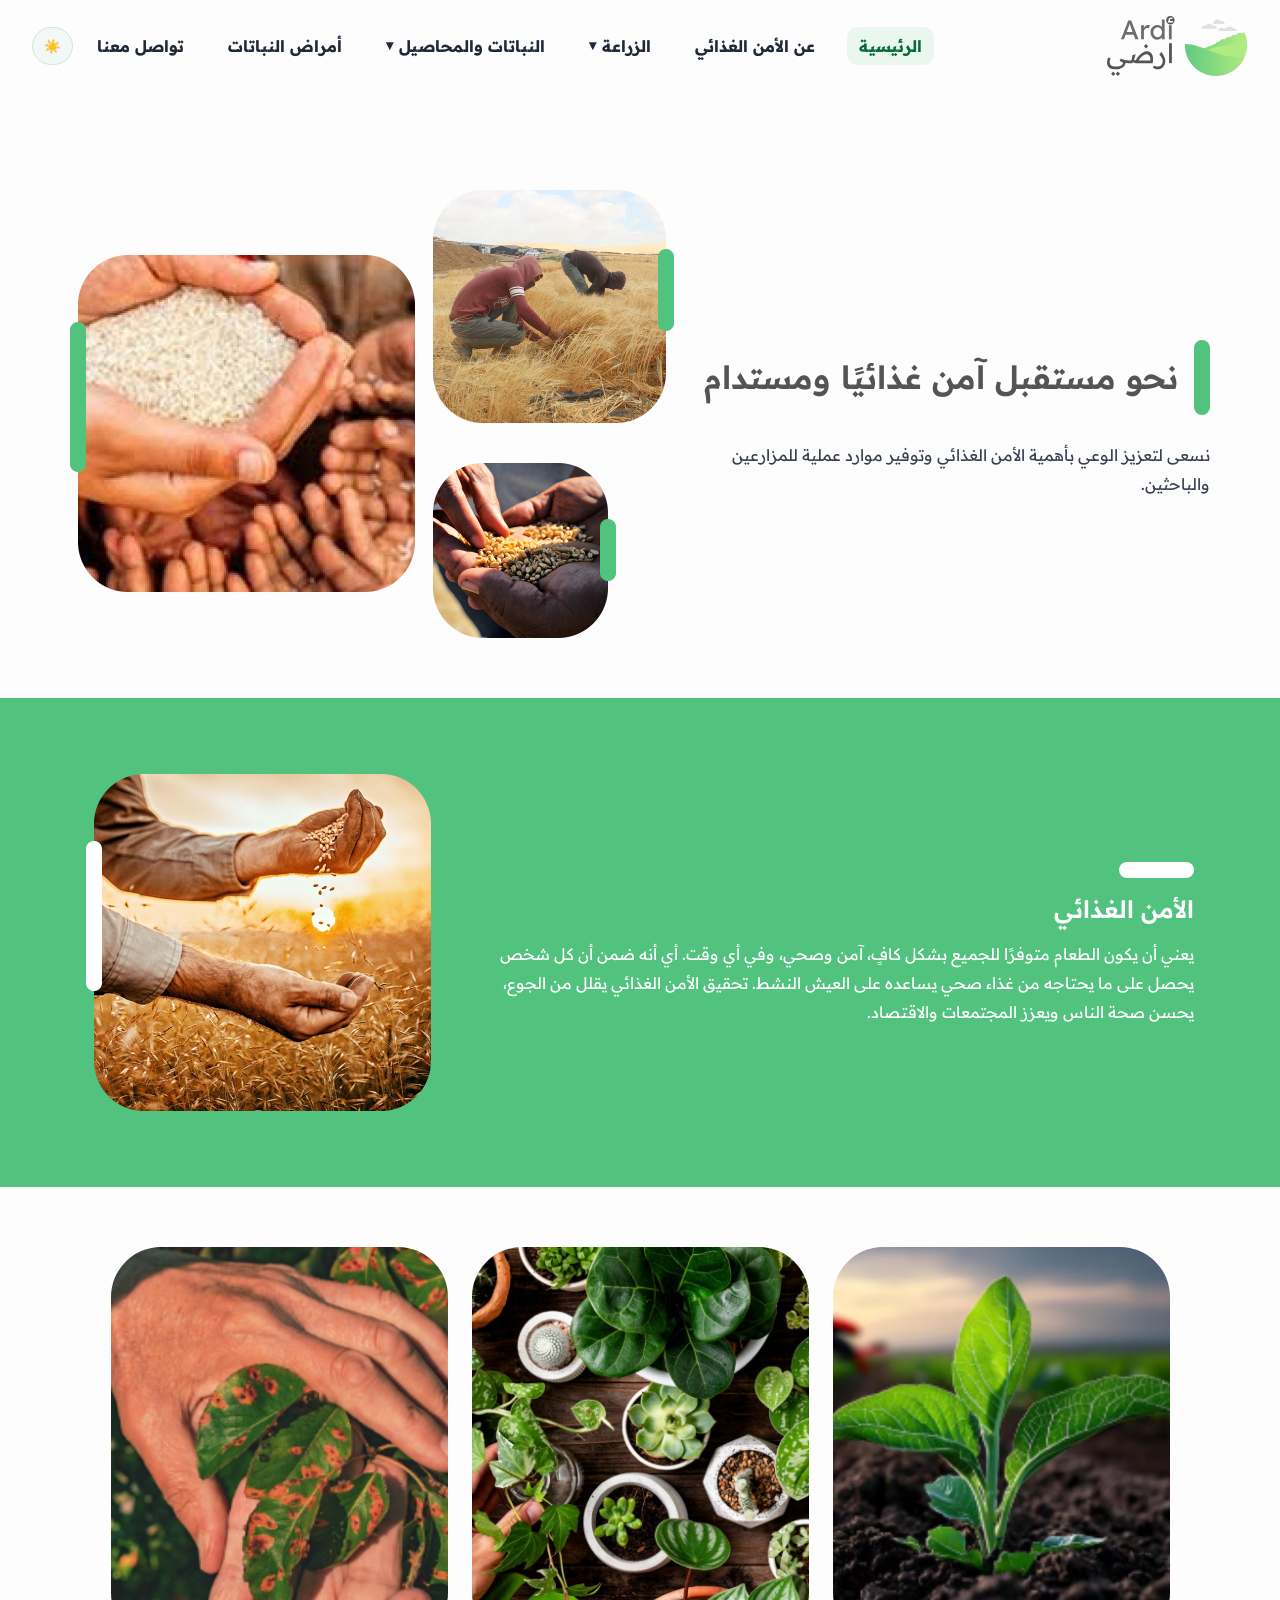
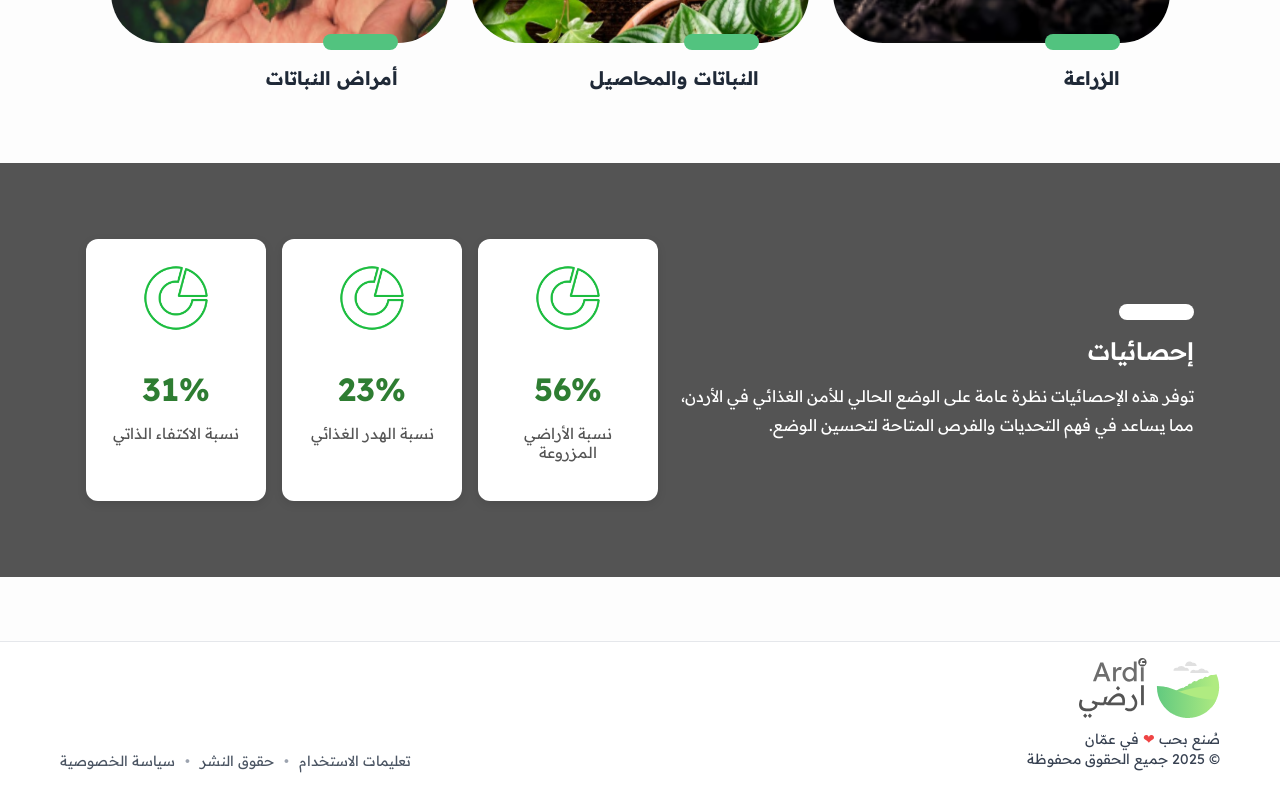
<file: index.html>
<!doctype html>
<html lang="ar" dir="rtl" data-theme="light">
<head>
  <meta charset="utf-8">
  <meta name="viewport" content="width=device-width,initial-scale=1">
  <title>الرئيسية — أرضي</title>

  <!-- تطبيق الثيم قبل الرسم لمنع وميض خاطئ -->
  <script>
    (function(){
      try{
        const saved = localStorage.getItem('theme');
        const prefersDark = window.matchMedia && window.matchMedia('(prefers-color-scheme: dark)').matches;
        const theme = saved || (prefersDark ? 'dark' : 'light');
        document.documentElement.setAttribute('data-theme', theme);
      }catch(e){}
    })();
  </script>
  <!-- fonts -->
  <link rel="preconnect" href="https://fonts.googleapis.com">
  <link rel="preconnect" href="https://fonts.gstatic.com" crossorigin>
  <link href="https://fonts.googleapis.com/css2?family=Readex+Pro:wght@160..700&display=swap" rel="stylesheet">

  <!-- ملفات CSS -->
  <link rel="stylesheet" href="public/style.css">
  <link rel="stylesheet" href="public/theme.css">

  <!-- ملفات JS -->
  <script src="public/javascripts.js" defer></script>
  <script src="public/theme.js" defer></script>
</head>
<body>
<div id="splash" class="splash-screen" aria-hidden="true">
  <img src="public/images/logo.svg" alt="Ardi Logo">
</div>
<!-- ====== Header ====== -->
<header class="site-header container" role="banner">
  <div class="nav-surface">
    <a class="logo" href="index.html" aria-label="الرئيسية">
      <img src="public/images/logo.svg" alt="Ard أرضي">
    </a>

    <div class="main-menu">
      <nav class="navbar" aria-label="القائمة الرئيسية">
        <ul class="menu" role="menubar">
          <li><a href="index.html">الرئيسية</a></li>
          <li><a href="pages/aboutus.html">عن الأمن الغذائي</a></li>

          <li class="has-dropdown">
            <button class="nav-link dropdown-toggle" type="button" aria-haspopup="true" aria-expanded="false" data-dd-toggle>
              الزراعة <span class="caret" aria-hidden="true">▾</span>
            </button>
            <ul class="dropdown" role="menu">
              <li><a href="pages/statistics.html">إحصاءات</a></li>
              <li><a href="pages/irrigation.html">أنظمة الري</a></li>
              <li><a href="pages/vertical-farming.html">الزراعة العمودية</a></li>
            </ul>
          </li>

          <li class="has-dropdown">
            <button class="nav-link dropdown-toggle" type="button" aria-haspopup="true" aria-expanded="false" data-dd-toggle>
              النباتات والمحاصيل <span class="caret" aria-hidden="true">▾</span>
            </button>
            <ul class="dropdown" role="menu">
              <li><a href="pages/plants.html">النباتات</a></li>
              <li><a href="pages/crops.html">المحاصيل</a></li>
            </ul>
          </li>

          <li><a href="pages/desise.html">أمراض النباتات</a></li>
          <li><a href="pages/contactus.html">تواصل معنا</a></li>
        </ul>
      </nav>

      <!-- زر تبديل الثيم -->
      <button class="theme-toggle" type="button" data-theme-toggle aria-pressed="false" title="تبديل النمط">
        <span class="icon-sun" aria-hidden="true">☀️</span>
        <span class="icon-moon" aria-hidden="true">🌙</span>
        <span class="sr-only">تبديل الوضع الفاتح/الداكن</span>
      </button>

      <button class="nav-toggle" aria-expanded="false" aria-controls="mobileNav" data-mobile-toggle>
        <span class="sr-only">فتح/إغلاق القائمة</span> ☰
      </button>
    </div>
  </div>
</header>

<!-- Scroll Progress Bar -->
<div id="scrollProgress" class="scroll-progress" aria-hidden="true">
  <div class="bar"></div>
</div>

<!-- ====== Mobile Nav ====== -->
<aside id="mobileNav" class="mobile-overlay" hidden aria-hidden="true">
  <div class="mobile-sheet" role="dialog" aria-modal="true" aria-label="القائمة">
    <div class="sheet-head">
      <img src="public/images/logo.svg" alt="Ardi أرضي">
      <div class="sheet-actions">
        <!-- زر الثيم للموبايل -->
        <button class="theme-toggle sm" type="button" data-theme-toggle aria-pressed="false" title="تبديل النمط">🌗</button>
        <button class="sheet-close" aria-label="إغلاق" data-mobile-close>✕</button>
      </div>
    </div>

    <nav class="sheet-nav">
      <a href="index.html" class="sheet-link">الرئيسية</a>
      <a href="pages/aboutus.html" class="sheet-link">عن الأمن الغذائي</a>

      <button class="sheet-link sheet-accordion" data-acc>الزراعة <span class="acc-caret">▾</span></button>
      <div class="acc-panel" hidden>
        <a href="pages/statistics.html" class="sheet-sublink">إحصاءات</a>
        <a href="pages/irrigation.html" class="sheet-sublink">أنظمة الري</a>
        <a href="pages/vertical-farming.html" class="sheet-sublink">الزراعة العمودية</a>
      </div>

      <button class="sheet-link sheet-accordion" data-acc>النباتات والمحاصيل <span class="acc-caret">▾</span></button>
      <div class="acc-panel" hidden>
        <a href="pages/plants.html" class="sheet-sublink">النباتات</a>
        <a href="pages/crops.html" class="sheet-sublink">المحاصيل</a>
      </div>

      <a href="pages/desise.html" class="sheet-link">أمراض النباتات</a>
      <a href="pages/contactus.html" class="sheet-link">تواصل معنا</a>
    </nav>

    <img class="sheet-decor" src="public/images/logo.svg" alt="" aria-hidden="true">
  </div>
</aside>

<!-- ====== Main ====== -->
<main class="page-content">
  <!-- Hero -->
  <section class="home-hero section container">
    <div class="section-content">
      <h1 class="title">نحو مستقبل آمن غذائيًا ومستدام</h1>
      <p class="lead">
        نسعى لتعزيز الوعي بأهمية الأمن الغذائي وتوفير موارد عملية للمزارعين والباحثين.
      </p>
    </div>
    <img class="hero-img" src="public/images/hero-img.png" alt="Hero Image" max-width="604px" />
  </section>

  <!-- الأمن الغذائي -->
  <section class="section food-security">
    <div class="container food-security-container">
      <div class="content">
        <h2 class="white-title">الأمن الغذائي</h2>
        <p class="lead">
          يعني أن يكون الطعام متوفرًا للجميع بشكل كافٍ، آمن وصحي، وفي أي وقت.
          أي أنه ضمن أن كل شخص يحصل على ما يحتاجه من غذاء صحي يساعده على العيش النشط.
          تحقيق الأمن الغذائي يقلل من الجوع، يحسن صحة الناس ويعزز المجتمعات والاقتصاد.
        </p>
      </div>
      
      <img class="food-security-img" src="public/images/food-security.png" alt="food">
    </div>
  </section>

  <!-- الكروت -->
  <section class="section">
    <div class="categories">
      <div class="item">
        <img src="public/images/Agriculture.png" alt="agriculture">
        <h3>الزراعة</h3>
      </div>
      <div class="item">
        <img src="public/images/plants.png" alt="plants">
        <h3>النباتات والمحاصيل</h3>
      </div>
      <div class="item">
        <img src="public/images/disease.png" alt="disease">
        <h3>أمراض النباتات</h3>
      </div>
    </div>
  </section>

  <!-- الإحصائيات -->
  <section class="section statistics">
    <div class="container statistics-container">
      <div class="content">
        <h2 class="white-title">إحصائيات</h2>
        <p class="lead white">
          توفر هذه الإحصائيات نظرة عامة على الوضع الحالي للأمن الغذائي في الأردن، مما يساعد في فهم التحديات والفرص المتاحة لتحسين الوضع.
        </p>
      </div>
      <div class="stats-container">
        <div class="stat">
          <img src="public/images/chart.png" alt="stat1" width="70" height="70">
          <h3>56%</h3>
          <p>نسبة الأراضي المزروعة</p>
        </div>
        <div class="stat">
          <img src="public/images/chart.png" alt="stat2" width="70" height="70">
          <h3>23%</h3>
          <p>نسبة الهدر الغذائي</p>
        </div>
        <div class="stat">
          <img src="public/images/chart.png" alt="stat3" width="70" height="70">
          <h3>31%</h3>
          <p>نسبة الاكتفاء الذاتي</p>
        </div>
      </div>
  </section>
</main>

<!-- ====== Footer ====== -->
<footer class="site-footer" dir="rtl">
  <div class="footer-inner">
    <div class="footer-brand">
      <img src="public/images/logo.svg" alt="Ardi Logo" class="footer-logo">
      <div class="brand-text">
        <div>صُنع بحب <span class="heart">❤</span> في عمّان</div>
        <div>© 2025 جميع الحقوق محفوظة</div>
      </div>
    </div>
    <nav class="footer-links" aria-label="روابط الفوتر">
      <a href="#">تعليمات الاستخدام</a>
      <span class="dot">•</span>
      <a href="#">حقوق النشر</a>
      <span class="dot">•</span>
      <a href="#">سياسة الخصوصية</a>
    </nav>
  </div>
</footer>

</body>
</html>
</file>
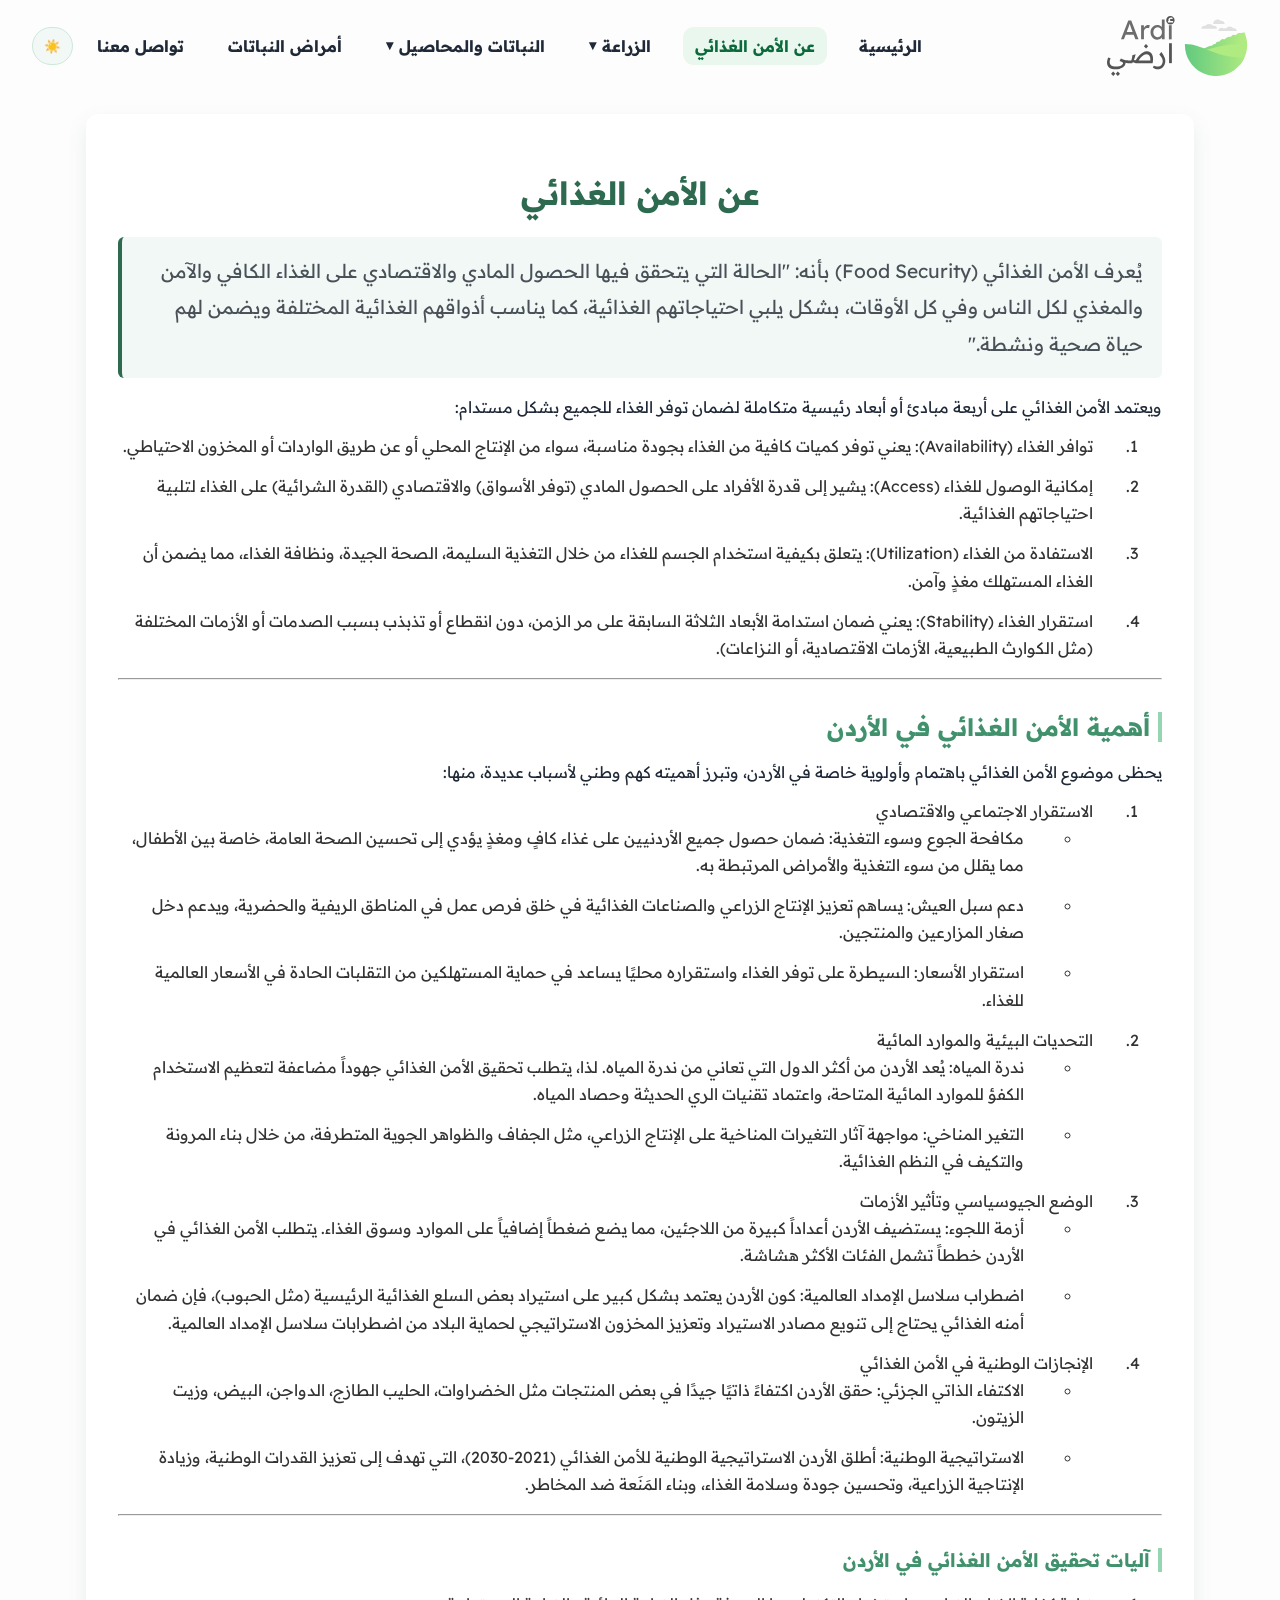
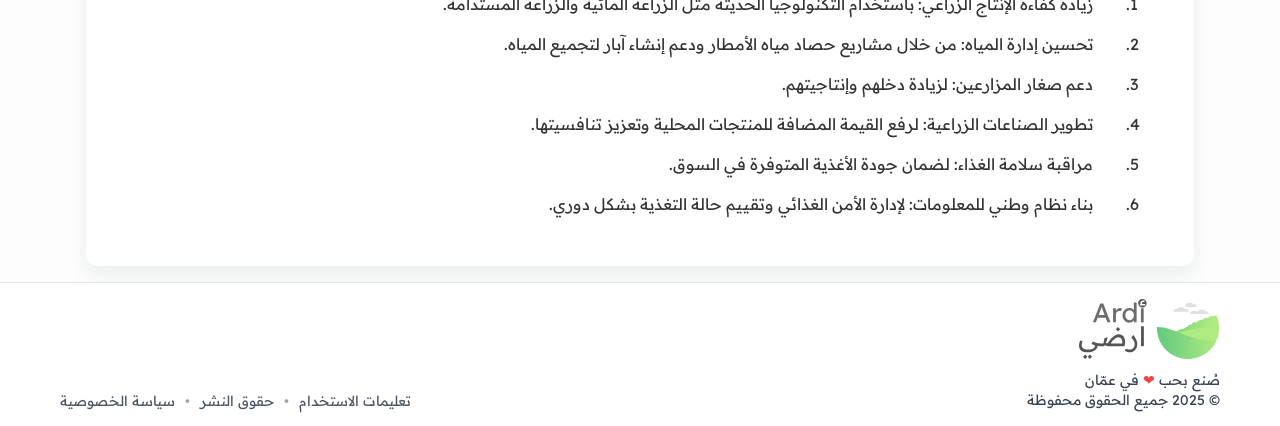
<file: pages/aboutus.html>
<!doctype html>
<html lang="ar" dir="rtl">
<head>
  <meta charset="utf-8">
  <meta name="viewport" content="width=device-width,initial-scale=1">
  <title>عن الأمن الغذائي — أرضي</title>
  <!-- fonts -->
  <link rel="preconnect" href="https://fonts.googleapis.com">
  <link rel="preconnect" href="https://fonts.gstatic.com" crossorigin>
  <link href="https://fonts.googleapis.com/css2?family=Readex+Pro:wght@160..700&display=swap" rel="stylesheet">

  <link rel="stylesheet" href="../public/style.css">
  <link rel="stylesheet" href="../public/theme.css">
  <script src="../public/javascripts.js" defer></script>
  <script src="../public/theme.js" defer></script>
  <script>
  (function(){
    try{
      const saved = localStorage.getItem('theme');
      const prefersDark = window.matchMedia && window.matchMedia('(prefers-color-scheme: dark)').matches;
      const theme = saved || (prefersDark ? 'dark' : 'light');
      document.documentElement.setAttribute('data-theme', theme);
    }catch(e){}
  })();
</script>
</head>
<body>
<div id="splash" class="splash-screen" aria-hidden="true">
  <img src="../public/images/logo.svg" alt="Ardi Logo">
</div>
<!-- ====== Header ====== -->
<header class="site-header container" role="banner">
  <div class="nav-surface">
    <a class="logo" href="../index.html" aria-label="الرئيسية">
      <img src="../public/images/logo.svg" alt="Ard أرضي">
    </a>

    <div class="main-menu">
      <nav class="navbar" aria-label="القائمة الرئيسية">
        <ul class="menu" role="menubar">
          <li><a href="../index.html">الرئيسية</a></li>
          <li><a href="aboutus.html">عن الأمن الغذائي</a></li>

          <li class="has-dropdown">
            <button class="nav-link dropdown-toggle" type="button" aria-haspopup="true" aria-expanded="false" data-dd-toggle>
              الزراعة <span class="caret" aria-hidden="true">▾</span>
            </button>
            <ul class="dropdown" role="menu">
              <li><a href="statistics.html">إحصاءات</a></li>
              <li><a href="irrigation.html">أنظمة الري</a></li>
              <li><a href="vertical-farming.html">الزراعة العمودية</a></li>
            </ul>
          </li>

          <li class="has-dropdown">
            <button class="nav-link dropdown-toggle" type="button" aria-haspopup="true" aria-expanded="false" data-dd-toggle>
              النباتات والمحاصيل <span class="caret" aria-hidden="true">▾</span>
            </button>
            <ul class="dropdown" role="menu">
              <li><a href="plants.html">النباتات</a></li>
              <li><a href="crops.html">المحاصيل</a></li>
            </ul>
          </li>

          <li><a href="desise.html">أمراض النباتات</a></li>
          <li><a href="contactus.html">تواصل معنا</a></li>
        </ul>
      </nav>

      <!-- زر تبديل الثيم -->
      <button class="theme-toggle" type="button" data-theme-toggle aria-pressed="false" title="تبديل النمط">
        <span class="icon-sun" aria-hidden="true">☀️</span>
        <span class="icon-moon" aria-hidden="true">🌙</span>
        <span class="sr-only">تبديل الوضع الفاتح/الداكن</span>
      </button>

      <button class="nav-toggle" aria-expanded="false" aria-controls="mobileNav" data-mobile-toggle>
        <span class="sr-only">فتح/إغلاق القائمة</span> ☰
      </button>
    </div>
  </div>
</header>

<!-- Scroll Progress Bar -->
<div id="scrollProgress" class="scroll-progress" aria-hidden="true">
  <div class="bar"></div>
</div>

<aside id="mobileNav" class="mobile-overlay" hidden aria-hidden="true">
  <div class="mobile-sheet" role="dialog" aria-modal="true">
    <div class="sheet-head">
      <img src="../public/images/logo.svg" alt="Ard أرضي">
      <div class="sheet-actions">
        <!-- زر ثيم داخل الدروار للموبايل -->
        <button class="theme-toggle sm" type="button" data-theme-toggle aria-pressed="false" title="تبديل النمط">🌗</button>
        <button class="sheet-close" aria-label="إغلاق" data-mobile-close>✕</button>
      </div>
    </div>

    <nav class="sheet-nav">
      <a href="../index.html" class="sheet-link">الرئيسية</a>
      <a href="aboutus.html" class="sheet-link">عن الأمن الغذائي</a>

      <button class="sheet-link sheet-accordion" data-acc>الزراعة <span class="acc-caret">▾</span></button>
      <div class="acc-panel" hidden>
        <a href="statistics.html" class="sheet-sublink">إحصاءات</a>
        <a href="irrigation.html" class="sheet-sublink">أنظمة الري</a>
        <a href="vertical-farming.html" class="sheet-sublink">الزراعة العمودية</a>
      </div>

      <button class="sheet-link sheet-accordion" data-acc>النباتات والمحاصيل <span class="acc-caret">▾</span></button>
      <div class="acc-panel" hidden>
        <a href="plants.html" class="sheet-sublink">النباتات</a>
        <a href="crops.html" class="sheet-sublink">المحاصيل</a>
      </div>

      <a href="desise.html" class="sheet-link">أمراض النباتات</a>
      <a href="contactus.html" class="sheet-link">تواصل معنا</a>
    </nav>

    <img class="sheet-decor" src="../public/images/logo.svg" alt="" aria-hidden="true">
  </div>
</aside>


<main class="container food-securityy">
  <section class="hero">
    <h1>عن الأمن الغذائي</h1>
    <p class="lead">يُعرف الأمن الغذائي (Food Security) بأنه:
"الحالة التي يتحقق فيها الحصول المادي والاقتصادي على الغذاء الكافي والآمن والمغذي لكل الناس وفي كل الأوقات،
 بشكل يلبي احتياجاتهم الغذائية، كما يناسب أذواقهم الغذائية المختلفة ويضمن لهم حياة صحية ونشطة."</p>
<p>ويعتمد الأمن الغذائي على أربعة مبادئ أو أبعاد رئيسية متكاملة لضمان توفر الغذاء للجميع بشكل مستدام:
<ol>
  <li>توافر الغذاء (Availability):
    يعني توفر كميات كافية من الغذاء بجودة مناسبة، سواء من الإنتاج المحلي أو عن طريق الواردات أو المخزون الاحتياطي.
  </li>
  <li>إمكانية الوصول للغذاء (Access):
يشير إلى قدرة الأفراد على الحصول المادي (توفر الأسواق) والاقتصادي (القدرة الشرائية) على الغذاء لتلبية احتياجاتهم الغذائية.</li>
<li>الاستفادة من الغذاء (Utilization):
يتعلق بكيفية استخدام الجسم للغذاء من خلال التغذية السليمة، الصحة الجيدة، ونظافة الغذاء، مما يضمن أن الغذاء المستهلك مغذٍ وآمن.</li>
<li>استقرار الغذاء (Stability):
يعني ضمان استدامة الأبعاد الثلاثة السابقة على مر الزمن، دون انقطاع أو تذبذب بسبب الصدمات أو الأزمات المختلفة (مثل الكوارث الطبيعية، الأزمات الاقتصادية، أو النزاعات).</li>
</ol>
</p>
<hr>
<h2>أهمية الأمن الغذائي في الأردن</h2>
<p>يحظى موضوع الأمن الغذائي باهتمام وأولوية خاصة في الأردن، وتبرز أهميته كهم وطني لأسباب عديدة، منها:
  <ol>
<li>الاستقرار الاجتماعي والاقتصادي
  <ul><li>
    مكافحة الجوع وسوء التغذية: ضمان حصول جميع الأردنيين على غذاء كافٍ ومغذٍ يؤدي إلى تحسين الصحة العامة، خاصة بين الأطفال، مما يقلل من سوء التغذية والأمراض المرتبطة به.
  </li>
<li>دعم سبل العيش: يساهم تعزيز الإنتاج الزراعي والصناعات الغذائية في خلق فرص عمل في المناطق الريفية والحضرية، ويدعم دخل صغار المزارعين والمنتجين.</li>
<li>استقرار الأسعار: السيطرة على توفر الغذاء واستقراره محليًا يساعد في حماية المستهلكين من التقلبات الحادة في الأسعار العالمية للغذاء.</li>
</ul>
</li>
<li class="mt-20">التحديات البيئية والموارد المائية
  <ul>
    <li>ندرة المياه: يُعد الأردن من أكثر الدول التي تعاني من ندرة المياه. لذا، يتطلب تحقيق الأمن الغذائي جهوداً مضاعفة لتعظيم الاستخدام الكفؤ للموارد المائية المتاحة، واعتماد تقنيات الري الحديثة وحصاد المياه.
 <li>التغير المناخي: مواجهة آثار التغيرات المناخية على الإنتاج الزراعي، مثل الجفاف والظواهر الجوية المتطرفة، من خلال بناء المرونة والتكيف في النظم الغذائية.
    </ul>
</li>
<li class="mt-20"> الوضع الجيوسياسي وتأثير الأزمات
  <ul>
    <li>
      أزمة اللجوء: يستضيف الأردن أعداداً كبيرة من اللاجئين، مما يضع ضغطاً إضافياً على الموارد وسوق الغذاء. يتطلب الأمن الغذائي في الأردن خططاً تشمل الفئات الأكثر هشاشة.
    </li>
    <li>اضطراب سلاسل الإمداد العالمية: كون الأردن يعتمد بشكل كبير على استيراد بعض السلع الغذائية الرئيسية (مثل الحبوب)، فإن ضمان أمنه الغذائي يحتاج إلى تنويع مصادر الاستيراد وتعزيز المخزون الاستراتيجي لحماية البلاد من اضطرابات سلاسل الإمداد العالمية.</li>
  </ul>
</li>
<li class="mt-20">الإنجازات الوطنية في الأمن الغذائي
<ul>
  <li>
    الاكتفاء الذاتي الجزئي: حقق الأردن اكتفاءً ذاتيًا جيدًا في بعض المنتجات مثل الخضراوات، الحليب الطازج، الدواجن، البيض، وزيت الزيتون.
  </li>
  <li>
    الاستراتيجية الوطنية: أطلق الأردن الاستراتيجية الوطنية للأمن الغذائي (2021-2030)، التي تهدف إلى تعزيز القدرات الوطنية، وزيادة الإنتاجية الزراعية، وتحسين جودة وسلامة الغذاء، وبناء المَنَعة ضد المخاطر.
  </li>
</ul>
</li>
  </ol>
</p>
<hr>
<h3>آليات تحقيق الأمن الغذائي في الأردن </h3>
<p>
  <ol class="crop-list">
    <li>
      زيادة كفاءة الإنتاج الزراعي: باستخدام التكنولوجيا الحديثة مثل الزراعة المائية والزراعة المستدامة.
    </li>
    <li>
      تحسين إدارة المياه: من خلال مشاريع حصاد مياه الأمطار ودعم إنشاء آبار لتجميع المياه.
    </li>
    <li>
      دعم صغار المزارعين: لزيادة دخلهم وإنتاجيتهم.
    </li>
    <li>
      تطوير الصناعات الزراعية: لرفع القيمة المضافة للمنتجات المحلية وتعزيز تنافسيتها.
    </li>
    <li>
      مراقبة سلامة الغذاء: لضمان جودة الأغذية المتوفرة في السوق.
    </li>
    <li>
      بناء نظام وطني للمعلومات: لإدارة الأمن الغذائي وتقييم حالة التغذية بشكل دوري.
    </li>
  </ol>
</p>
</section>
</main>

<!-- partials/footer.html -->
<footer class="site-footer" dir="rtl">
  <div class="footer-inner">
    <!-- يمين: الشعار + النص -->
    <div class="footer-brand">
      <img src="../public/images/logo.svg" alt="Ardi Logo" class="footer-logo">
      <div class="brand-text">
        <div>صُنع بحب <span class="heart">❤</span> في عمّان</div>
        <div>© 2025 جميع الحقوق محفوظة</div>
      </div>
    </div>

    <!-- يسار: الروابط -->
    <nav class="footer-links" aria-label="روابط الفوتر">
      <a href="#">تعليمات الاستخدام</a>
      <span class="dot">•</span>
      <a href="#">حقوق النشر</a>
      <span class="dot">•</span>
      <a href="#">سياسة الخصوصية</a>
    </nav>
  </div>
</footer>

</body>
</html>
</file>
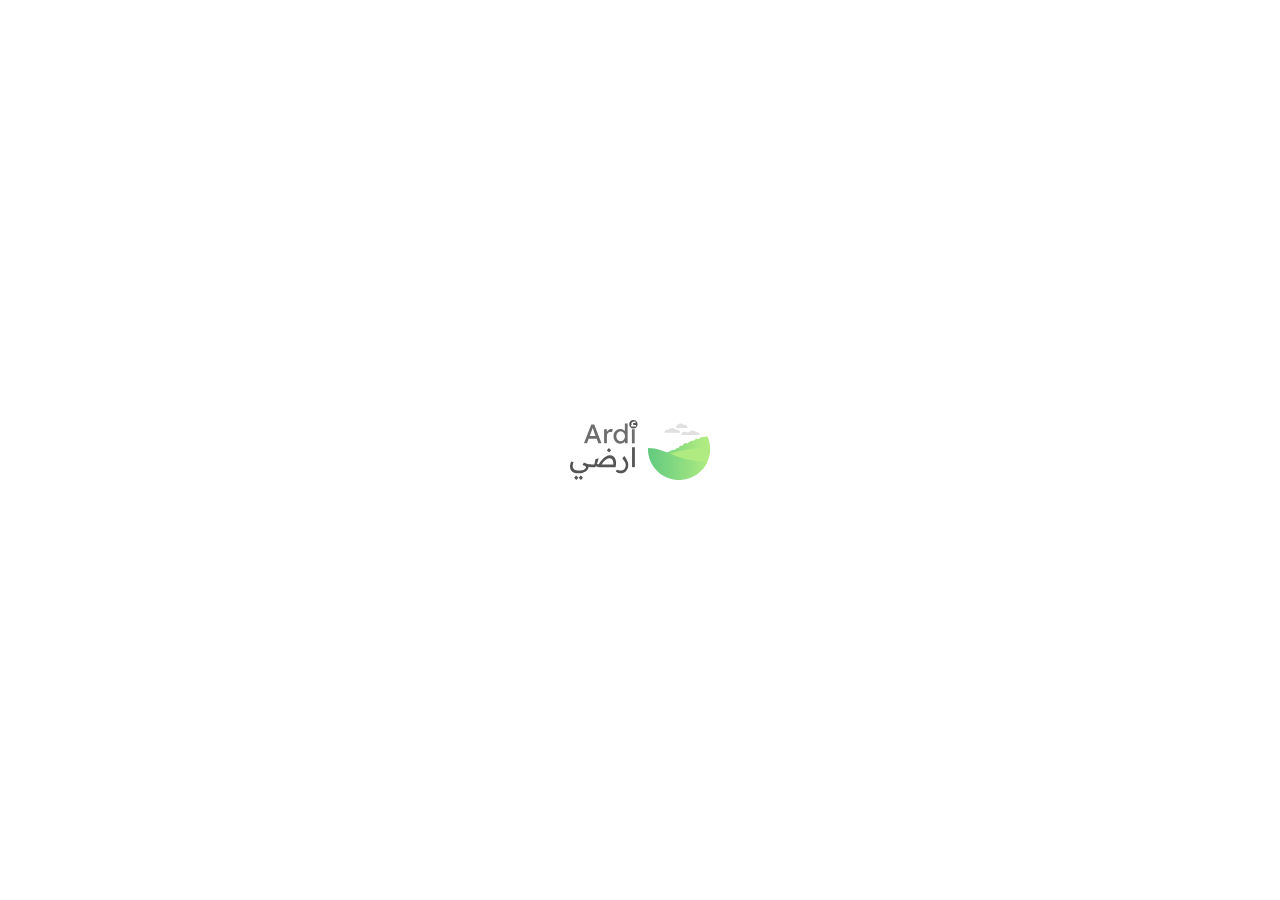
<file: pages/contactus.html>
<!doctype html>
<html lang="ar" dir="rtl">
<head>
  <meta charset="utf-8">
  <meta name="viewport" content="width=device-width,initial-scale=1">
  <title>تواصل معنا — أرضي</title>
  <!-- fonts -->
  <link rel="preconnect" href="https://fonts.googleapis.com">
  <link rel="preconnect" href="https://fonts.gstatic.com" crossorigin>
  <link href="https://fonts.googleapis.com/css2?family=Readex+Pro:wght@160..700&display=swap" rel="stylesheet">

  <link rel="stylesheet" href="../public/style.css">
  <link rel="stylesheet" href="../public/theme.css">
  <script src="../public/javascripts.js" defer></script>
  <script src="../public/theme.js" defer></script>
  <script>
  (function(){
    try{
      const saved = localStorage.getItem('theme');
      const prefersDark = window.matchMedia && window.matchMedia('(prefers-color-scheme: dark)').matches;
      const theme = saved || (prefersDark ? 'dark' : 'light');
      document.documentElement.setAttribute('data-theme', theme);
    }catch(e){}
  })();
</script>
</head>
<body>
<div id="splash" class="splash-screen" aria-hidden="true">
  <img src="../public/images/logo.svg" alt="Ardi Logo">
</div>
<!-- ====== Header ====== -->
<header class="site-header container" role="banner">
  <div class="nav-surface">
    <a class="logo" href="../index.html" aria-label="الرئيسية">
      <img src="../public/images/logo.svg" alt="Ard أرضي">
    </a>

    <div class="main-menu">
      <nav class="navbar" aria-label="القائمة الرئيسية">
        <ul class="menu" role="menubar">
          <li><a href="../index.html">الرئيسية</a></li>
          <li><a href="aboutus.html">عن الأمن الغذائي</a></li>

          <li class="has-dropdown">
            <button class="nav-link dropdown-toggle" type="button" aria-haspopup="true" aria-expanded="false" data-dd-toggle>
              الزراعة <span class="caret" aria-hidden="true">▾</span>
            </button>
            <ul class="dropdown" role="menu">
              <li><a href="statistics.html">إحصاءات</a></li>
              <li><a href="irrigation.html">أنظمة الري</a></li>
              <li><a href="vertical-farming.html">الزراعة العمودية</a></li>
            </ul>
          </li>

          <li class="has-dropdown">
            <button class="nav-link dropdown-toggle" type="button" aria-haspopup="true" aria-expanded="false" data-dd-toggle>
              النباتات والمحاصيل <span class="caret" aria-hidden="true">▾</span>
            </button>
            <ul class="dropdown" role="menu">
              <li><a href="plants.html">النباتات</a></li>
              <li><a href="crops.html">المحاصيل</a></li>
            </ul>
          </li>

          <li><a href="desise.html">أمراض النباتات</a></li>
          <li><a href="contactus.html">تواصل معنا</a></li>
        </ul>
      </nav>

      <!-- زر تبديل الثيم -->
      <button class="theme-toggle" type="button" data-theme-toggle aria-pressed="false" title="تبديل النمط">
        <span class="icon-sun" aria-hidden="true">☀️</span>
        <span class="icon-moon" aria-hidden="true">🌙</span>
        <span class="sr-only">تبديل الوضع الفاتح/الداكن</span>
      </button>

      <button class="nav-toggle" aria-expanded="false" aria-controls="mobileNav" data-mobile-toggle>
        <span class="sr-only">فتح/إغلاق القائمة</span> ☰
      </button>
    </div>
  </div>
</header>

<!-- Scroll Progress Bar -->
<div id="scrollProgress" class="scroll-progress" aria-hidden="true">
  <div class="bar"></div>
</div>

<aside id="mobileNav" class="mobile-overlay" hidden aria-hidden="true">
  <div class="mobile-sheet" role="dialog" aria-modal="true">
    <div class="sheet-head">
      <img src="../public/images/logo.svg" alt="Ard أرضي">
      <div class="sheet-actions">
        <!-- زر ثيم داخل الدروار للموبايل -->
        <button class="theme-toggle sm" type="button" data-theme-toggle aria-pressed="false" title="تبديل النمط">🌗</button>
        <button class="sheet-close" aria-label="إغلاق" data-mobile-close>✕</button>
      </div>
    </div>

    <nav class="sheet-nav">
      <a href="../index.html" class="sheet-link">الرئيسية</a>
      <a href="aboutus.html" class="sheet-link">عن الأمن الغذائي</a>

      <button class="sheet-link sheet-accordion" data-acc>الزراعة <span class="acc-caret">▾</span></button>
      <div class="acc-panel" hidden>
        <a href="statistics.html" class="sheet-sublink">إحصاءات</a>
        <a href="irrigation.html" class="sheet-sublink">أنظمة الري</a>
        <a href="vertical-farming.html" class="sheet-sublink">الزراعة العمودية</a>
      </div>

      <button class="sheet-link sheet-accordion" data-acc>النباتات والمحاصيل <span class="acc-caret">▾</span></button>
      <div class="acc-panel" hidden>
        <a href="plants.html" class="sheet-sublink">النباتات</a>
        <a href="crops.html" class="sheet-sublink">المحاصيل</a>
      </div>

      <a href="desise.html" class="sheet-link">أمراض النباتات</a>
      <a href="contactus.html" class="sheet-link">تواصل معنا</a>
    </nav>

    <img class="sheet-decor" src="../public/images/logo.svg" alt="" aria-hidden="true">
  </div>
</aside>

<main class="container contactus">
  <section class="hero">
    <h1>تواصل معنا</h1>
    <p class="lead">راسلنا لأي اقتراحات أو استفسارات.</p>
  </section>
  <form class="contact-form">
    <div class="form-group">
      <label for="name">الاسم:</label>
      <input type="text" id="name" name="name" required>
    </div>
    <div class="form-group">
      <label for="email">البريد الإلكتروني:</label>
      <input type="email" id="email" name="email" required>
    </div>
    <div class="form-group">
      <label for="message">الرسالة:</label>
      <textarea id="message" name="message" rows="5" required></textarea>
    </div>
    <button type="submit">إرسال</button>
  </form>
</main>

<!-- partials/footer.html -->
<footer class="site-footer" dir="rtl">
  <div class="footer-inner">
    <!-- يمين: الشعار + النص -->
    <div class="footer-brand">
      <img src="../public/images/logo.svg" alt="Ardi Logo" class="footer-logo">
      <div class="brand-text">
        <div>صُنع بحب <span class="heart">❤</span> في عمّان</div>
        <div>© 2025 جميع الحقوق محفوظة</div>
      </div>
    </div>

    <!-- يسار: الروابط -->
    <nav class="footer-links" aria-label="روابط الفوتر">
      <a href="#">تعليمات الاستخدام</a>
      <span class="dot">•</span>
      <a href="#">حقوق النشر</a>
      <span class="dot">•</span>
      <a href="#">سياسة الخصوصية</a>
    </nav>
  </div>
</footer>

</body>
</html>
</file>
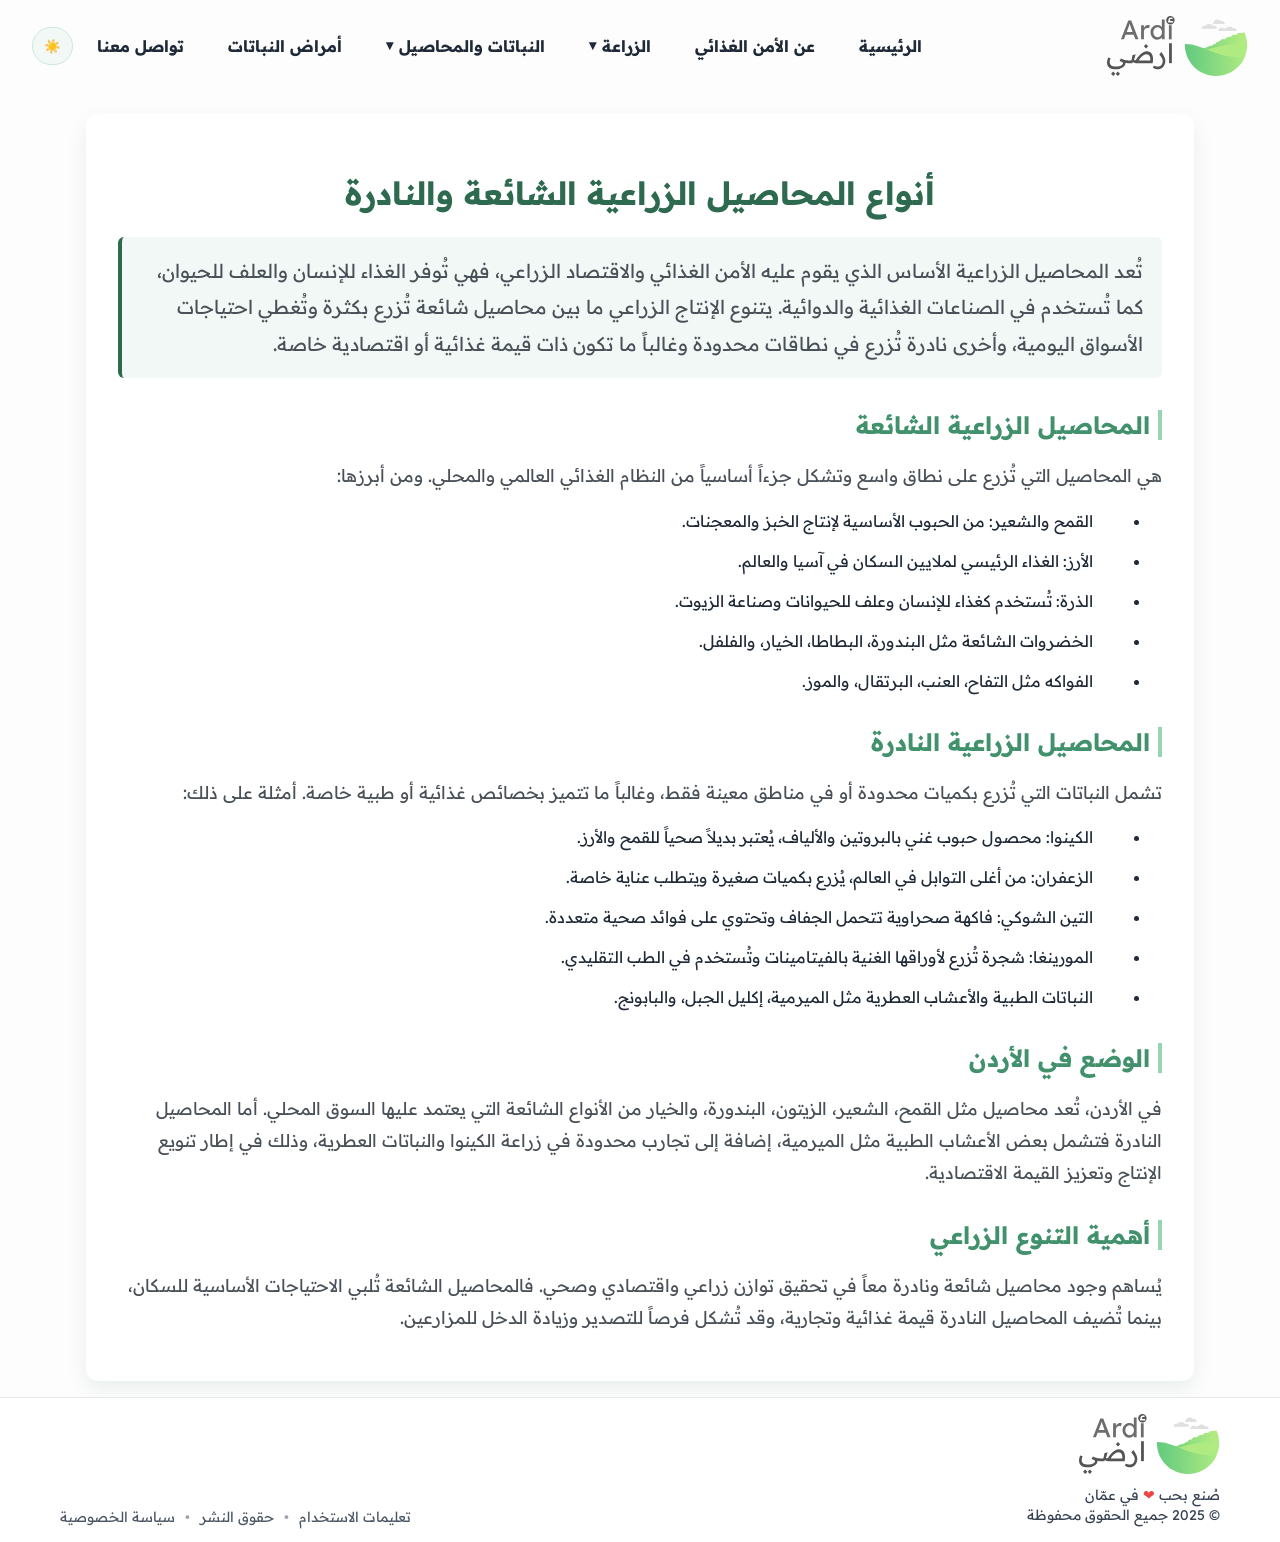
<file: pages/crops.html>
<!doctype html>
<html lang="ar" dir="rtl">
<head>
  <meta charset="utf-8">
  <meta name="viewport" content="width=device-width,initial-scale=1">
  <title>المتوفّرة والنادرة — أرضي</title>
  <!-- fonts -->
  <link rel="preconnect" href="https://fonts.googleapis.com">
  <link rel="preconnect" href="https://fonts.gstatic.com" crossorigin>
  <link href="https://fonts.googleapis.com/css2?family=Readex+Pro:wght@160..700&display=swap" rel="stylesheet">

  <link rel="stylesheet" href="../public/style.css">
  <link rel="stylesheet" href="../public/theme.css">
  <script src="../public/javascripts.js" defer></script>
  <script src="../public/theme.js" defer></script>
  <script>
  (function(){
    try{
      const saved = localStorage.getItem('theme');
      const prefersDark = window.matchMedia && window.matchMedia('(prefers-color-scheme: dark)').matches;
      const theme = saved || (prefersDark ? 'dark' : 'light');
      document.documentElement.setAttribute('data-theme', theme);
    }catch(e){}
  })();
</script>
</head>
<body>
<div id="splash" class="splash-screen" aria-hidden="true">
  <img src="../public/images/logo.svg" alt="Ardi Logo">
</div>
<!-- ====== Header ====== -->
<header class="site-header container" role="banner">
  <div class="nav-surface">
    <a class="logo" href="../index.html" aria-label="الرئيسية">
      <img src="../public/images/logo.svg" alt="Ard أرضي">
    </a>

    <div class="main-menu">
      <nav class="navbar" aria-label="القائمة الرئيسية">
        <ul class="menu" role="menubar">
          <li><a href="../index.html">الرئيسية</a></li>
          <li><a href="aboutus.html">عن الأمن الغذائي</a></li>

          <li class="has-dropdown">
            <button class="nav-link dropdown-toggle" type="button" aria-haspopup="true" aria-expanded="false" data-dd-toggle>
              الزراعة <span class="caret" aria-hidden="true">▾</span>
            </button>
            <ul class="dropdown" role="menu">
              <li><a href="statistics.html">إحصاءات</a></li>
              <li><a href="irrigation.html">أنظمة الري</a></li>
              <li><a href="vertical-farming.html">الزراعة العمودية</a></li>
            </ul>
          </li>

          <li class="has-dropdown">
            <button class="nav-link dropdown-toggle" type="button" aria-haspopup="true" aria-expanded="false" data-dd-toggle>
              النباتات والمحاصيل <span class="caret" aria-hidden="true">▾</span>
            </button>
            <ul class="dropdown" role="menu">
              <li><a href="plants.html">النباتات</a></li>
              <li><a href="crops.html">المحاصيل</a></li>
            </ul>
          </li>

          <li><a href="desise.html">أمراض النباتات</a></li>
          <li><a href="contactus.html">تواصل معنا</a></li>
        </ul>
      </nav>

      <!-- زر تبديل الثيم -->
      <button class="theme-toggle" type="button" data-theme-toggle aria-pressed="false" title="تبديل النمط">
        <span class="icon-sun" aria-hidden="true">☀️</span>
        <span class="icon-moon" aria-hidden="true">🌙</span>
        <span class="sr-only">تبديل الوضع الفاتح/الداكن</span>
      </button>

      <button class="nav-toggle" aria-expanded="false" aria-controls="mobileNav" data-mobile-toggle>
        <span class="sr-only">فتح/إغلاق القائمة</span> ☰
      </button>
    </div>
  </div>
</header>

<!-- Scroll Progress Bar -->
<div id="scrollProgress" class="scroll-progress" aria-hidden="true">
  <div class="bar"></div>
</div>

<aside id="mobileNav" class="mobile-overlay" hidden aria-hidden="true">
  <div class="mobile-sheet" role="dialog" aria-modal="true">
    <div class="sheet-head">
      <img src="../public/images/logo.svg" alt="Ard أرضي">
      <div class="sheet-actions">
        <!-- زر ثيم داخل الدروار للموبايل -->
        <button class="theme-toggle sm" type="button" data-theme-toggle aria-pressed="false" title="تبديل النمط">🌗</button>
        <button class="sheet-close" aria-label="إغلاق" data-mobile-close>✕</button>
      </div>
    </div>

    <nav class="sheet-nav">
      <a href="../index.html" class="sheet-link">الرئيسية</a>
      <a href="aboutus.html" class="sheet-link">عن الأمن الغذائي</a>

      <button class="sheet-link sheet-accordion" data-acc>الزراعة <span class="acc-caret">▾</span></button>
      <div class="acc-panel" hidden>
        <a href="statistics.html" class="sheet-sublink">إحصاءات</a>
        <a href="irrigation.html" class="sheet-sublink">أنظمة الري</a>
        <a href="vertical-farming.html" class="sheet-sublink">الزراعة العمودية</a>
      </div>

      <button class="sheet-link sheet-accordion" data-acc>النباتات والمحاصيل <span class="acc-caret">▾</span></button>
      <div class="acc-panel" hidden>
        <a href="plants.html" class="sheet-sublink">النباتات</a>
        <a href="crops.html" class="sheet-sublink">المحاصيل</a>
      </div>

      <a href="desise.html" class="sheet-link">أمراض النباتات</a>
      <a href="contactus.html" class="sheet-link">تواصل معنا</a>
    </nav>

    <img class="sheet-decor" src="../public/images/logo.svg" alt="" aria-hidden="true">
  </div>
</aside>

<main class="container agriculture">
  <section class="hero">
    <h1>أنواع المحاصيل الزراعية الشائعة والنادرة</h1>


<p class="lead">تُعد المحاصيل الزراعية الأساس الذي يقوم عليه الأمن الغذائي والاقتصاد الزراعي، فهي تُوفر الغذاء للإنسان والعلف للحيوان، كما تُستخدم في الصناعات الغذائية والدوائية. يتنوع الإنتاج الزراعي ما بين محاصيل شائعة تُزرع بكثرة وتُغطي احتياجات الأسواق اليومية، وأخرى نادرة تُزرع في نطاقات محدودة وغالباً ما تكون ذات قيمة غذائية أو اقتصادية خاصة.</p>

<h2>المحاصيل الزراعية الشائعة</h2>
<p>هي المحاصيل التي تُزرع على نطاق واسع وتشكل جزءاً أساسياً من النظام الغذائي العالمي والمحلي. ومن أبرزها:</p>
<ul class="crop-list">
<li>القمح والشعير: من الحبوب الأساسية لإنتاج الخبز والمعجنات.</li>
<li >الأرز: الغذاء الرئيسي لملايين السكان في آسيا والعالم.</li>
<li>الذرة: تُستخدم كغذاء للإنسان وعلف للحيوانات وصناعة الزيوت.</li>
<li>الخضروات الشائعة مثل البندورة، البطاطا، الخيار، والفلفل.</li>
<li>الفواكه مثل التفاح، العنب، البرتقال، والموز.</li>
</ul>

<h2>المحاصيل الزراعية النادرة</h2>
<p>تشمل النباتات التي تُزرع بكميات محدودة أو في مناطق معينة فقط، وغالباً ما تتميز بخصائص غذائية أو طبية خاصة. أمثلة على ذلك:</p>
<ul class="crop-list">
<li>الكينوا: محصول حبوب غني بالبروتين والألياف، يُعتبر بديلاً صحياً للقمح والأرز.</li>
<li>الزعفران: من أغلى التوابل في العالم، يُزرع بكميات صغيرة ويتطلب عناية خاصة.</li>
<li>التين الشوكي: فاكهة صحراوية تتحمل الجفاف وتحتوي على فوائد صحية متعددة.</li>
<li>المورينغا: شجرة تُزرع لأوراقها الغنية بالفيتامينات وتُستخدم في الطب التقليدي.</li>
<li>النباتات الطبية والأعشاب العطرية مثل الميرمية، إكليل الجبل، والبابونج.</li>
</ul>

<h2>الوضع في الأردن</h2>
<p>في الأردن، تُعد محاصيل مثل القمح، الشعير، الزيتون، البندورة، والخيار من الأنواع الشائعة التي يعتمد عليها السوق المحلي. أما المحاصيل النادرة فتشمل بعض الأعشاب الطبية مثل الميرمية، إضافة إلى تجارب محدودة في زراعة الكينوا والنباتات العطرية، وذلك في إطار تنويع الإنتاج وتعزيز القيمة الاقتصادية.</p>

<h2>أهمية التنوع الزراعي</h2>
<p>يُساهم وجود محاصيل شائعة ونادرة معاً في تحقيق توازن زراعي واقتصادي وصحي. فالمحاصيل الشائعة تُلبي الاحتياجات الأساسية للسكان، بينما تُضيف المحاصيل النادرة قيمة غذائية وتجارية، وقد تُشكل فرصاً للتصدير وزيادة الدخل للمزارعين.</p>

</section>
</main>

<!-- partials/footer.html -->
<footer class="site-footer" dir="rtl">
  <div class="footer-inner">
    <!-- يمين: الشعار + النص -->
    <div class="footer-brand">
      <img src="../public/images/logo.svg" alt="Ardi Logo" class="footer-logo">
      <div class="brand-text">
        <div>صُنع بحب <span class="heart">❤</span> في عمّان</div>
        <div>© 2025 جميع الحقوق محفوظة</div>
      </div>
    </div>

    <!-- يسار: الروابط -->
    <nav class="footer-links" aria-label="روابط الفوتر">
      <a href="#">تعليمات الاستخدام</a>
      <span class="dot">•</span>
      <a href="#">حقوق النشر</a>
      <span class="dot">•</span>
      <a href="#">سياسة الخصوصية</a>
    </nav>
  </div>
</footer>

</body>
</html>
</file>
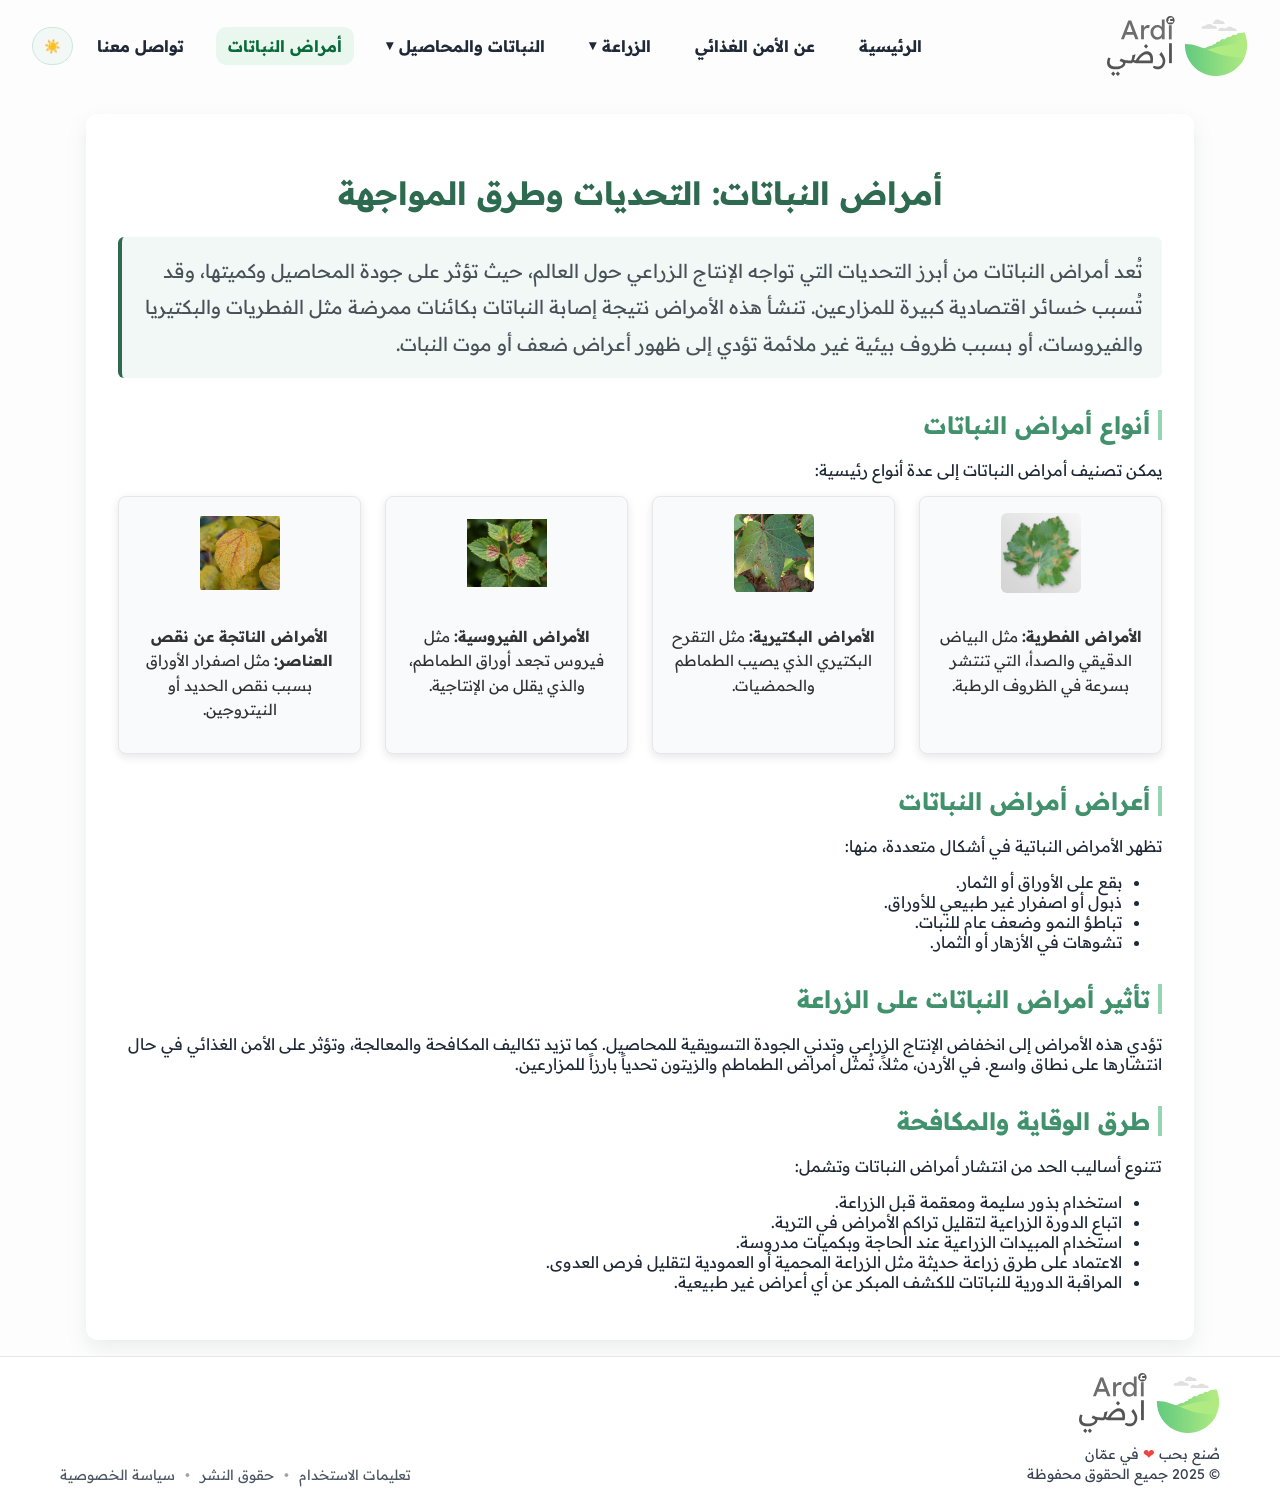
<file: pages/desise.html>
<!doctype html>
<html lang="ar" dir="rtl">
<head>
  <meta charset="utf-8">
  <meta name="viewport" content="width=device-width,initial-scale=1">
  <title>عن الأمن الغذائي — أرضي</title>
  <!-- fonts -->
  <link rel="preconnect" href="https://fonts.googleapis.com">
  <link rel="preconnect" href="https://fonts.gstatic.com" crossorigin>
  <link href="https://fonts.googleapis.com/css2?family=Readex+Pro:wght@160..700&display=swap" rel="stylesheet">

  <link rel="stylesheet" href="../public/style.css">
  <link rel="stylesheet" href="../public/theme.css">
  <script src="../public/javascripts.js" defer></script>
  <script src="../public/theme.js" defer></script>
  <script>
  (function(){
    try{
      const saved = localStorage.getItem('theme');
      const prefersDark = window.matchMedia && window.matchMedia('(prefers-color-scheme: dark)').matches;
      const theme = saved || (prefersDark ? 'dark' : 'light');
      document.documentElement.setAttribute('data-theme', theme);
    }catch(e){}
  })();
</script>

</head>
<body>
<div id="splash" class="splash-screen" aria-hidden="true">
  <img src="../public/images/logo.svg" alt="Ardi Logo">
</div>
<!-- ====== Header ====== -->
<header class="site-header container" role="banner">
  <div class="nav-surface">
    <a class="logo" href="../index.html" aria-label="الرئيسية">
      <img src="../public/images/logo.svg" alt="Ard أرضي">
    </a>

    <div class="main-menu">
      <nav class="navbar" aria-label="القائمة الرئيسية">
        <ul class="menu" role="menubar">
          <li><a href="../index.html">الرئيسية</a></li>
          <li><a href="aboutus.html">عن الأمن الغذائي</a></li>

          <li class="has-dropdown">
            <button class="nav-link dropdown-toggle" type="button" aria-haspopup="true" aria-expanded="false" data-dd-toggle>
              الزراعة <span class="caret" aria-hidden="true">▾</span>
            </button>
            <ul class="dropdown" role="menu">
              <li><a href="statistics.html">إحصاءات</a></li>
              <li><a href="irrigation.html">أنظمة الري</a></li>
              <li><a href="vertical-farming.html">الزراعة العمودية</a></li>
            </ul>
          </li>

          <li class="has-dropdown">
            <button class="nav-link dropdown-toggle" type="button" aria-haspopup="true" aria-expanded="false" data-dd-toggle>
              النباتات والمحاصيل <span class="caret" aria-hidden="true">▾</span>
            </button>
            <ul class="dropdown" role="menu">
              <li><a href="plants.html">النباتات</a></li>
              <li><a href="crops.html">المحاصيل</a></li>
            </ul>
          </li>

          <li><a href="desise.html">أمراض النباتات</a></li>
          <li><a href="contactus.html">تواصل معنا</a></li>
        </ul>
      </nav>

      <!-- زر تبديل الثيم -->
      <button class="theme-toggle" type="button" data-theme-toggle aria-pressed="false" title="تبديل النمط">
        <span class="icon-sun" aria-hidden="true">☀️</span>
        <span class="icon-moon" aria-hidden="true">🌙</span>
        <span class="sr-only">تبديل الوضع الفاتح/الداكن</span>
      </button>

      <button class="nav-toggle" aria-expanded="false" aria-controls="mobileNav" data-mobile-toggle>
        <span class="sr-only">فتح/إغلاق القائمة</span> ☰
      </button>
    </div>
  </div>
</header>

<!-- Scroll Progress Bar -->
<div id="scrollProgress" class="scroll-progress" aria-hidden="true">
  <div class="bar"></div>
</div>

<aside id="mobileNav" class="mobile-overlay" hidden aria-hidden="true">
  <div class="mobile-sheet" role="dialog" aria-modal="true">
    <div class="sheet-head">
      <img src="../public/images/logo.svg" alt="Ard أرضي">
      <div class="sheet-actions">
        <!-- زر ثيم داخل الدروار للموبايل -->
        <button class="theme-toggle sm" type="button" data-theme-toggle aria-pressed="false" title="تبديل النمط">🌗</button>
        <button class="sheet-close" aria-label="إغلاق" data-mobile-close>✕</button>
      </div>
    </div>

    <nav class="sheet-nav">
      <a href="../index.html" class="sheet-link">الرئيسية</a>
      <a href="aboutus.html" class="sheet-link">عن الأمن الغذائي</a>

      <button class="sheet-link sheet-accordion" data-acc>الزراعة <span class="acc-caret">▾</span></button>
      <div class="acc-panel" hidden>
        <a href="statistics.html" class="sheet-sublink">إحصاءات</a>
        <a href="irrigation.html" class="sheet-sublink">أنظمة الري</a>
        <a href="vertical-farming.html" class="sheet-sublink">الزراعة العمودية</a>
      </div>

      <button class="sheet-link sheet-accordion" data-acc>النباتات والمحاصيل <span class="acc-caret">▾</span></button>
      <div class="acc-panel" hidden>
        <a href="plants.html" class="sheet-sublink">النباتات</a>
        <a href="crops.html" class="sheet-sublink">المحاصيل</a>
      </div>

      <a href="desise.html" class="sheet-link">أمراض النباتات</a>
      <a href="contactus.html" class="sheet-link">تواصل معنا</a>
    </nav>

    <img class="sheet-decor" src="../public/images/logo.svg" alt="" aria-hidden="true">
  </div>
</aside>

<main class="container desise">
  <section class="hero">
<h1>أمراض النباتات: التحديات وطرق المواجهة</h1>

<p class="lead">تُعد أمراض النباتات من أبرز التحديات التي تواجه الإنتاج الزراعي حول العالم، حيث تؤثر على جودة المحاصيل وكميتها، وقد تُسبب خسائر اقتصادية كبيرة للمزارعين. تنشأ هذه الأمراض نتيجة إصابة النباتات بكائنات ممرضة مثل الفطريات والبكتيريا والفيروسات، أو بسبب ظروف بيئية غير ملائمة تؤدي إلى ظهور أعراض ضعف أو موت النبات.</p>

<h2>أنواع أمراض النباتات</h2>
<p>يمكن تصنيف أمراض النباتات إلى عدة أنواع رئيسية:</p>
<div class="cards-group">
<div class="card">
<img src="../public/images/الامراض الفطرية.png" alt="الامراض الفطرية">
   <p><strong>الأمراض الفطرية:</strong> مثل البياض الدقيقي والصدأ، التي تنتشر بسرعة في الظروف الرطبة.</p>
  </div>
<div class="card">
<img src="../public/images/الامراض البكتيرية.png" alt="">
   <p><strong>الأمراض البكتيرية:</strong> مثل التقرح البكتيري الذي يصيب الطماطم والحمضيات.</p>
  </div>
<div class="card">
<img src="../public/images/الامراض الفيروسية.png" alt="">
   <p><strong>الأمراض الفيروسية:</strong> مثل فيروس تجعد أوراق الطماطم، والذي يقلل من الإنتاجية.</p>
  </div>

<div class="card">  
<img src="../public/images/نقص عناصر.png" alt="">
   <p><strong>الأمراض الناتجة عن نقص العناصر:</strong> مثل اصفرار الأوراق بسبب نقص الحديد أو النيتروجين.</p>
  </div>
</div>
</div>

<h2>أعراض أمراض النباتات</h2>
<p>تظهر الأمراض النباتية في أشكال متعددة، منها:</p>
<ul class="desise-list">
<li>بقع على الأوراق أو الثمار.</li>
<li>ذبول أو اصفرار غير طبيعي للأوراق.</li>
<li>تباطؤ النمو وضعف عام للنبات.</li>
<li>تشوهات في الأزهار أو الثمار.</li>
</ul>

<h2>تأثير أمراض النباتات على الزراعة</h2>
<p>تؤدي هذه الأمراض إلى انخفاض الإنتاج الزراعي وتدني الجودة التسويقية للمحاصيل. كما تزيد تكاليف المكافحة والمعالجة، وتؤثر على الأمن الغذائي في حال انتشارها على نطاق واسع. في الأردن، مثلاً، تُمثل أمراض الطماطم والزيتون تحدياً بارزاً للمزارعين.</p>

<h2>طرق الوقاية والمكافحة</h2>
<p>تتنوع أساليب الحد من انتشار أمراض النباتات وتشمل:</p>
<ul class="desise-list">
<li>استخدام بذور سليمة ومعقمة قبل الزراعة.</li>
<li>اتباع الدورة الزراعية لتقليل تراكم الأمراض في التربة.</li>
<li>استخدام المبيدات الزراعية عند الحاجة وبكميات مدروسة.</li>
<li>الاعتماد على طرق زراعة حديثة مثل الزراعة المحمية أو العمودية لتقليل فرص العدوى.</li>
<li>المراقبة الدورية للنباتات للكشف المبكر عن أي أعراض غير طبيعية.</li>
</ul>
</section>
</main>


<!-- partials/footer.html -->
<footer class="site-footer" dir="rtl">
  <div class="footer-inner">
    <!-- يمين: الشعار + النص -->
    <div class="footer-brand">
      <img src="../public/images/logo.svg" alt="Ardi Logo" class="footer-logo">
      <div class="brand-text">
        <div>صُنع بحب <span class="heart">❤</span> في عمّان</div>
        <div>© 2025 جميع الحقوق محفوظة</div>
      </div>
    </div>

    <!-- يسار: الروابط -->
    <nav class="footer-links" aria-label="روابط الفوتر">
      <a href="#">تعليمات الاستخدام</a>
      <span class="dot">•</span>
      <a href="#">حقوق النشر</a>
      <span class="dot">•</span>
      <a href="#">سياسة الخصوصية</a>
    </nav>
  </div>
</footer>

</body>
</html>
</file>
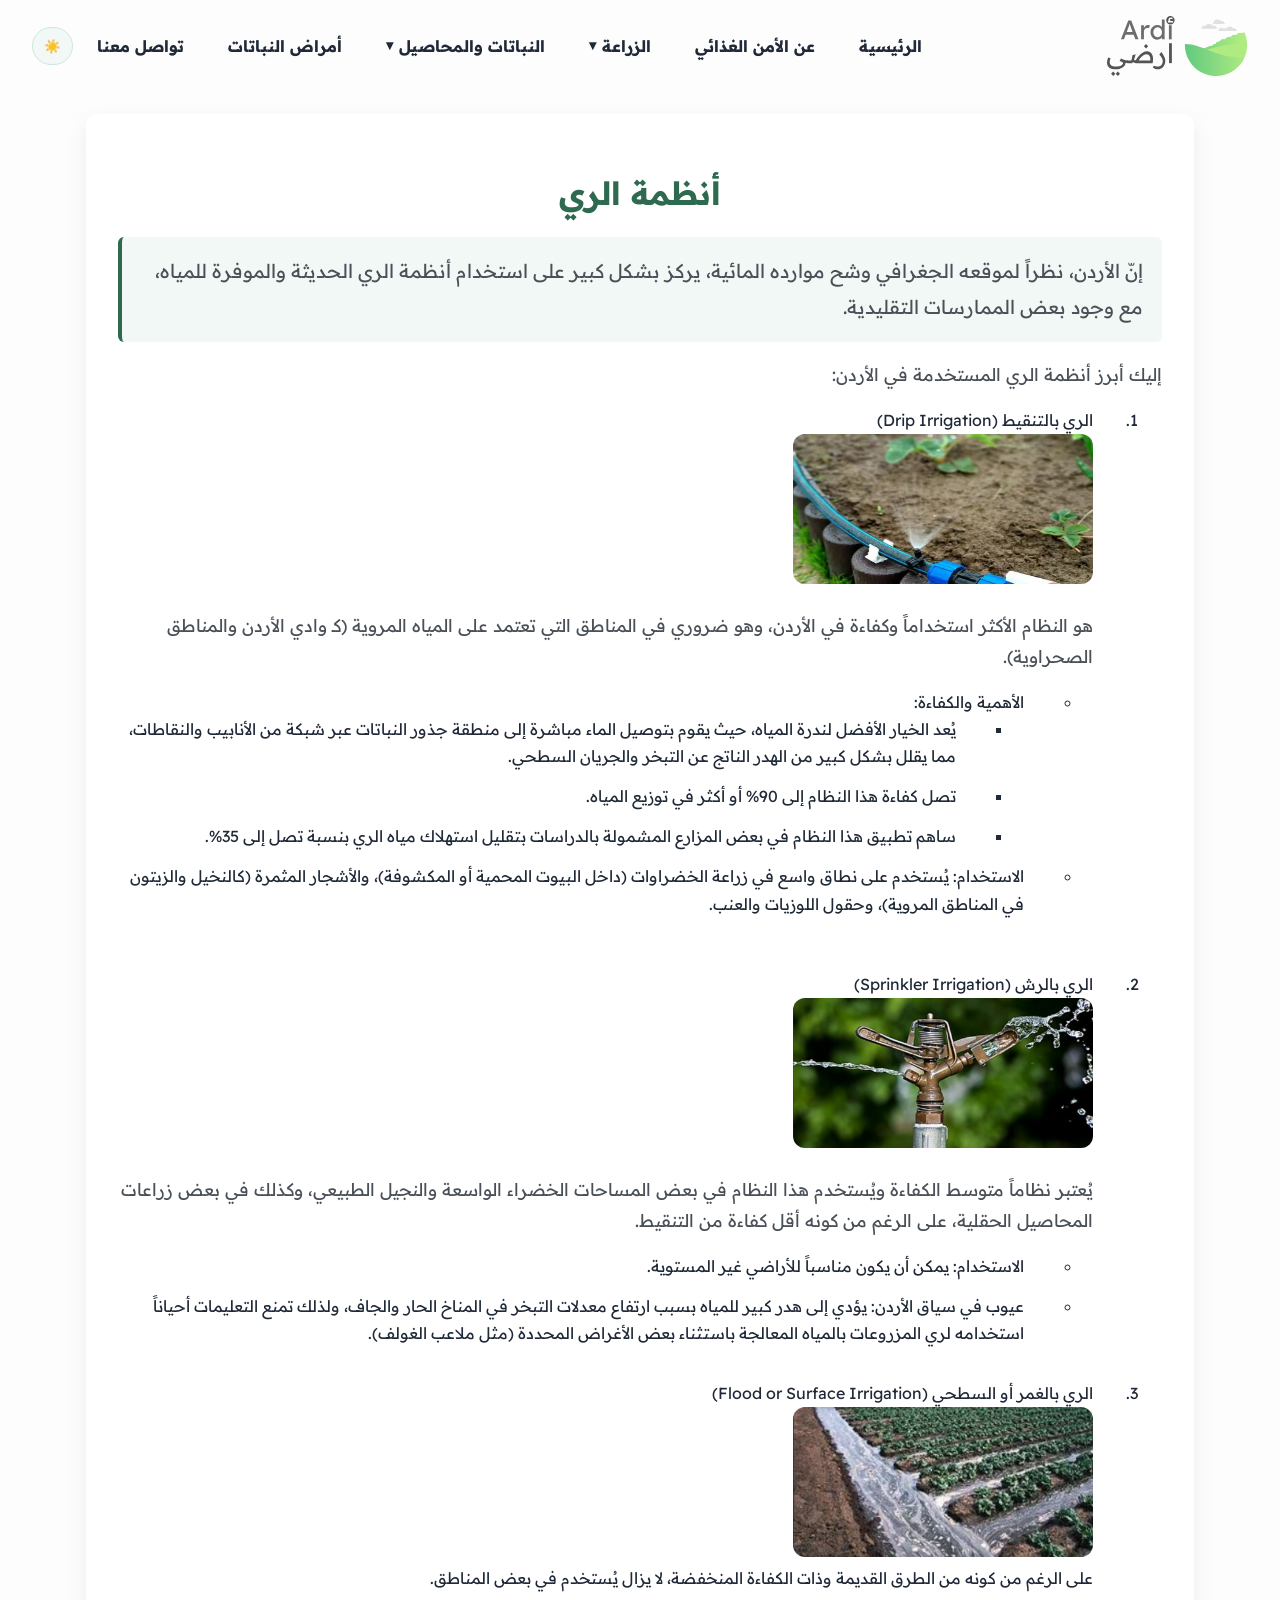
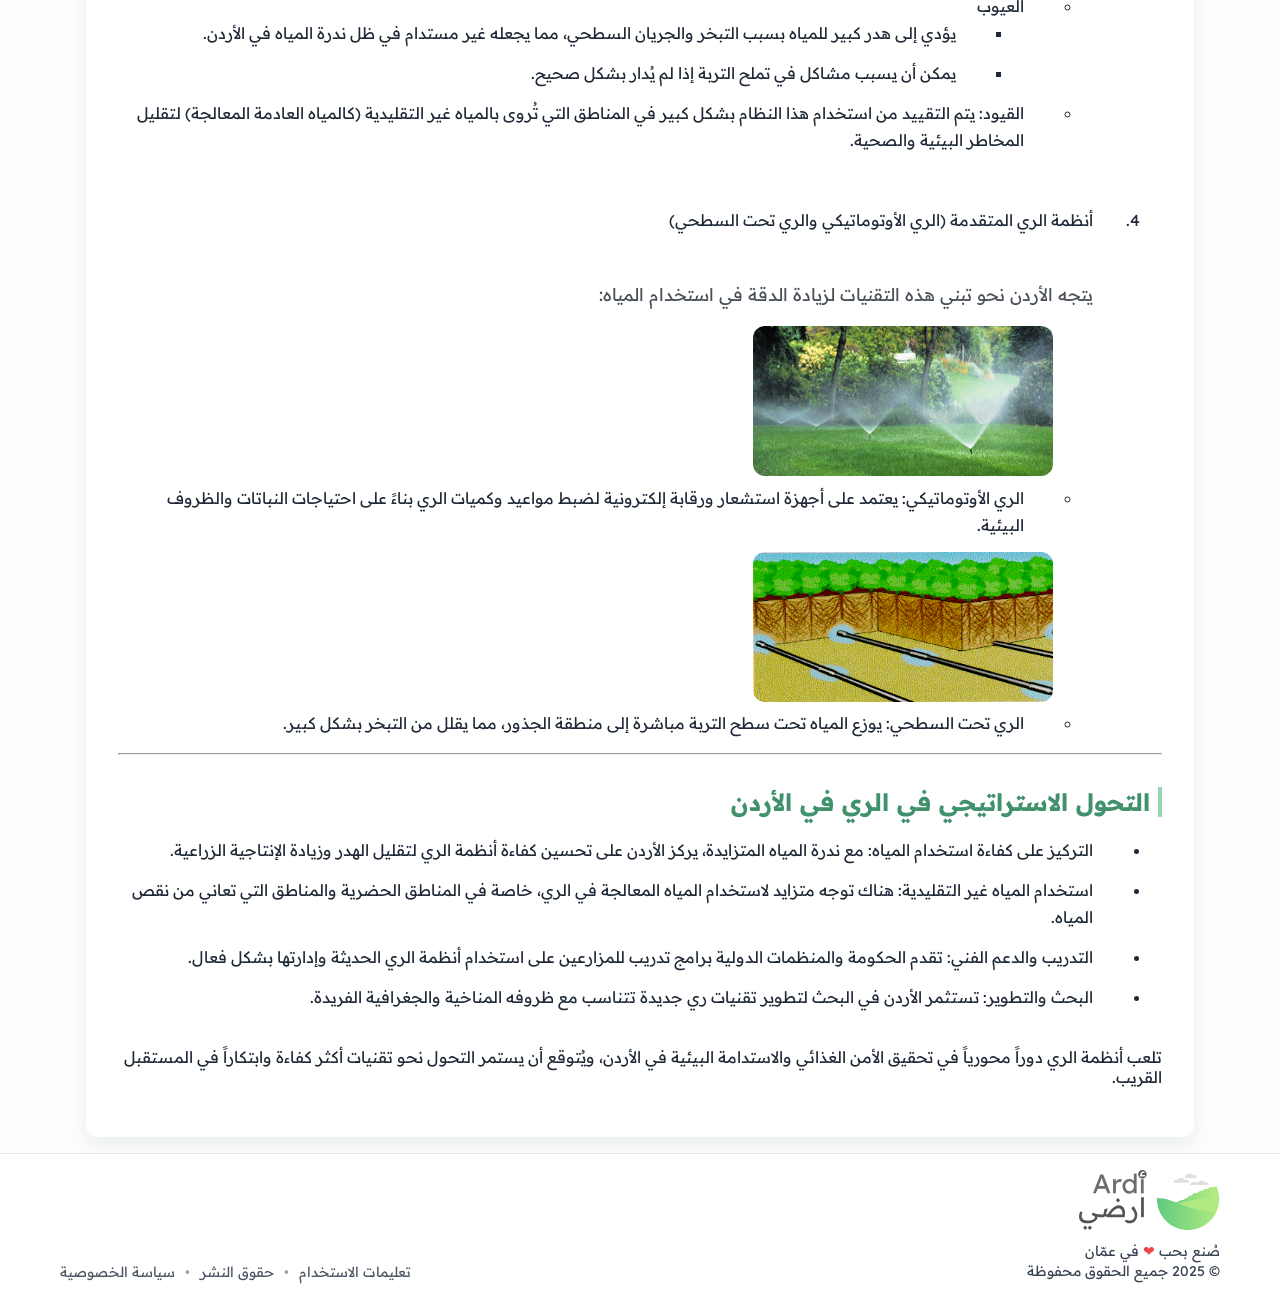
<file: pages/irrigation.html>
<!doctype html>
<html lang="ar" dir="rtl">
<head>
  <meta charset="utf-8">
  <meta name="viewport" content="width=device-width,initial-scale=1">
  <title>أنظمة الري — أرضي</title>
  <!-- fonts -->
  <link rel="preconnect" href="https://fonts.googleapis.com">
  <link rel="preconnect" href="https://fonts.gstatic.com" crossorigin>
  <link href="https://fonts.googleapis.com/css2?family=Readex+Pro:wght@160..700&display=swap" rel="stylesheet">

  <link rel="stylesheet" href="../public/style.css">
  <link rel="stylesheet" href="../public/theme.css">
  <script src="../public/javascripts.js" defer></script>
  <script src="../public/theme.js" defer></script>
  <script>
  (function(){
    try{
      const saved = localStorage.getItem('theme');
      const prefersDark = window.matchMedia && window.matchMedia('(prefers-color-scheme: dark)').matches;
      const theme = saved || (prefersDark ? 'dark' : 'light');
      document.documentElement.setAttribute('data-theme', theme);
    }catch(e){}
  })();
</script>
</head>
<body>
<div id="splash" class="splash-screen" aria-hidden="true">
  <img src="../public/images/logo.svg" alt="Ardi Logo">
</div>
<!-- ====== Header ====== -->
<header class="site-header container" role="banner">
  <div class="nav-surface">
    <a class="logo" href="../index.html" aria-label="الرئيسية">
      <img src="../public/images/logo.svg" alt="Ard أرضي">
    </a>

    <div class="main-menu">
      <nav class="navbar" aria-label="القائمة الرئيسية">
        <ul class="menu" role="menubar">
          <li><a href="../index.html">الرئيسية</a></li>
          <li><a href="aboutus.html">عن الأمن الغذائي</a></li>

          <li class="has-dropdown">
            <button class="nav-link dropdown-toggle" type="button" aria-haspopup="true" aria-expanded="false" data-dd-toggle>
              الزراعة <span class="caret" aria-hidden="true">▾</span>
            </button>
            <ul class="dropdown" role="menu">
              <li><a href="statistics.html">إحصاءات</a></li>
              <li><a href="irrigation.html">أنظمة الري</a></li>
              <li><a href="vertical-farming.html">الزراعة العمودية</a></li>
            </ul>
          </li>

          <li class="has-dropdown">
            <button class="nav-link dropdown-toggle" type="button" aria-haspopup="true" aria-expanded="false" data-dd-toggle>
              النباتات والمحاصيل <span class="caret" aria-hidden="true">▾</span>
            </button>
            <ul class="dropdown" role="menu">
              <li><a href="plants.html">النباتات</a></li>
              <li><a href="crops.html">المحاصيل</a></li>
            </ul>
          </li>

          <li><a href="desise.html">أمراض النباتات</a></li>
          <li><a href="contactus.html">تواصل معنا</a></li>
        </ul>
      </nav>

      <!-- زر تبديل الثيم -->
      <button class="theme-toggle" type="button" data-theme-toggle aria-pressed="false" title="تبديل النمط">
        <span class="icon-sun" aria-hidden="true">☀️</span>
        <span class="icon-moon" aria-hidden="true">🌙</span>
        <span class="sr-only">تبديل الوضع الفاتح/الداكن</span>
      </button>

      <button class="nav-toggle" aria-expanded="false" aria-controls="mobileNav" data-mobile-toggle>
        <span class="sr-only">فتح/إغلاق القائمة</span> ☰
      </button>
    </div>
  </div>
</header>

<!-- Scroll Progress Bar -->
<div id="scrollProgress" class="scroll-progress" aria-hidden="true">
  <div class="bar"></div>
</div>

<aside id="mobileNav" class="mobile-overlay" hidden aria-hidden="true">
  <div class="mobile-sheet" role="dialog" aria-modal="true">
    <div class="sheet-head">
      <img src="../public/images/logo.svg" alt="Ard أرضي">
      <div class="sheet-actions">
        <!-- زر ثيم داخل الدروار للموبايل -->
        <button class="theme-toggle sm" type="button" data-theme-toggle aria-pressed="false" title="تبديل النمط">🌗</button>
        <button class="sheet-close" aria-label="إغلاق" data-mobile-close>✕</button>
      </div>
    </div>

    <nav class="sheet-nav">
      <a href="../index.html" class="sheet-link">الرئيسية</a>
      <a href="aboutus.html" class="sheet-link">عن الأمن الغذائي</a>

      <button class="sheet-link sheet-accordion" data-acc>الزراعة <span class="acc-caret">▾</span></button>
      <div class="acc-panel" hidden>
        <a href="statistics.html" class="sheet-sublink">إحصاءات</a>
        <a href="irrigation.html" class="sheet-sublink">أنظمة الري</a>
        <a href="vertical-farming.html" class="sheet-sublink">الزراعة العمودية</a>
      </div>

      <button class="sheet-link sheet-accordion" data-acc>النباتات والمحاصيل <span class="acc-caret">▾</span></button>
      <div class="acc-panel" hidden>
        <a href="plants.html" class="sheet-sublink">النباتات</a>
        <a href="crops.html" class="sheet-sublink">المحاصيل</a>
      </div>

      <a href="desise.html" class="sheet-link">أمراض النباتات</a>
      <a href="contactus.html" class="sheet-link">تواصل معنا</a>
    </nav>

    <img class="sheet-decor" src="../public/images/logo.svg" alt="" aria-hidden="true">
  </div>
</aside>

<main class="container irrigation">
  <section class="hero">
    <h1>أنظمة الري</h1>
    <p class="lead">
إنّ الأردن، نظراً لموقعه الجغرافي وشح موارده المائية، يركز بشكل كبير على استخدام أنظمة الري الحديثة والموفرة للمياه، مع وجود بعض الممارسات التقليدية.
    </p>
    <p>إليك أبرز أنظمة الري المستخدمة في الأردن:</p>
<ol>  
  <li>
    الري بالتنقيط (Drip Irrigation)
<br>
<img src="../public/images/الري بالتنقيط.png" alt="نظام الري بالتنقيط" class="irrigation-img">
  <p>
هو النظام الأكثر استخداماً وكفاءة في الأردن، وهو ضروري في المناطق التي تعتمد على المياه المروية (كـ وادي الأردن والمناطق الصحراوية).
 </p> <ul>
    <li>
      الأهمية والكفاءة:
      <ul>
<li>يُعد الخيار الأفضل لندرة المياه، حيث يقوم بتوصيل الماء مباشرة إلى منطقة جذور النباتات عبر شبكة من الأنابيب والنقاطات، مما يقلل بشكل كبير من الهدر الناتج عن التبخر والجريان السطحي.</li>
<li>تصل كفاءة هذا النظام إلى 90% أو أكثر في توزيع المياه.</li>
<li>ساهم تطبيق هذا النظام في بعض المزارع المشمولة بالدراسات بتقليل استهلاك مياه الري بنسبة تصل إلى 35%.</li>
      </ul>
</li>
<li>
الاستخدام: يُستخدم على نطاق واسع في زراعة الخضراوات (داخل البيوت المحمية أو المكشوفة)، والأشجار المثمرة (كالنخيل والزيتون في المناطق المروية)، وحقول اللوزيات والعنب.
</li>
</ul><br>
  <li>الري بالرش (Sprinkler Irrigation)
    <br>
    <img src="../public/images/الري بالرش.png" alt="نظام الري بالرش" class="irrigation-img">
    <br>
     <p> يُعتبر نظاماً متوسط الكفاءة ويُستخدم هذا النظام في بعض المساحات الخضراء الواسعة والنجيل الطبيعي، وكذلك في بعض زراعات المحاصيل الحقلية، على الرغم من كونه أقل كفاءة من التنقيط.</p>
      <ul>
        <li>
          الاستخدام: يمكن أن يكون مناسباً للأراضي غير المستوية.
        </li>
        <li>
          عيوب في سياق الأردن: يؤدي إلى هدر كبير للمياه بسبب ارتفاع معدلات التبخر في المناخ الحار والجاف، ولذلك تمنع التعليمات أحياناً استخدامه لري المزروعات بالمياه المعالجة باستثناء بعض الأغراض المحددة (مثل ملاعب الغولف).
        </li>
      </ul>
</li>
<br>
<li>الري بالغمر أو السطحي (Flood or Surface Irrigation)
  <br>
  <img src="../public/images/الري بالغمر.png" alt="نظام الري بالغمر" class="irrigation-img">
  <br>
  على الرغم من كونه من الطرق القديمة وذات الكفاءة المنخفضة، لا يزال يُستخدم في بعض المناطق.
  <ul>
    <li>
      العيوب
      <ul>
        <li>يؤدي إلى هدر كبير للمياه بسبب التبخر والجريان السطحي، مما يجعله غير مستدام في ظل ندرة المياه في الأردن.</li>
        <li>يمكن أن يسبب مشاكل في تملح التربة إذا لم يُدار بشكل صحيح.</li>
    </li></ul>
    <li>
      القيود: يتم التقييد من استخدام هذا النظام بشكل كبير في المناطق التي تُروى بالمياه غير التقليدية (كالمياه العادمة المعالجة) لتقليل المخاطر البيئية والصحية.
    </li>
  
</li><br></ul>
<li>
   أنظمة الري المتقدمة (الري الأوتوماتيكي والري تحت السطحي)
    <br>
    
    
    <br>
    <p>يتجه الأردن نحو تبني هذه التقنيات لزيادة الدقة في استخدام المياه:
    </p>
    
    <ul><img src="../public/images/الري الاوتوماتيكي.png" alt="الري الاوتوماتيكي" class="irrigation-img">
      <li>
        الري الأوتوماتيكي: يعتمد على أجهزة استشعار ورقابة إلكترونية لضبط مواعيد وكميات الري بناءً على احتياجات النباتات والظروف البيئية.
      </li>
<img src="../public/images/الري تحت سطحي.png" alt="الري تحت السطحي" class="irrigation-img">
      <li>الري تحت السطحي: يوزع المياه تحت سطح التربة مباشرة إلى منطقة الجذور، مما يقلل من التبخر بشكل كبير.</li>
  </li>
</ol>
<hr>
<h2>التحول الاستراتيجي في الري في الأردن</h2>
<p>
  <ul>
    <li>التركيز على كفاءة استخدام المياه: مع ندرة المياه المتزايدة، يركز الأردن على تحسين كفاءة أنظمة الري لتقليل الهدر وزيادة الإنتاجية الزراعية.</li>
    <li>استخدام المياه غير التقليدية: هناك توجه متزايد لاستخدام المياه المعالجة في الري، خاصة في المناطق الحضرية والمناطق التي تعاني من نقص المياه.</li>
    <li>التدريب والدعم الفني: تقدم الحكومة والمنظمات الدولية برامج تدريب للمزارعين على استخدام أنظمة الري الحديثة وإدارتها بشكل فعال.</li>
    <li>البحث والتطوير: تستثمر الأردن في البحث لتطوير تقنيات ري جديدة تتناسب مع ظروفه المناخية والجغرافية الفريدة.</li>
  </ul>
  <br>
  تلعب أنظمة الري دوراً محورياً في تحقيق الأمن الغذائي والاستدامة البيئية في الأردن، ويُتوقع أن يستمر التحول نحو تقنيات أكثر كفاءة وابتكاراً في المستقبل القريب.
</p>
    </p>
    </section>
</main>

<!-- partials/footer.html -->
<footer class="site-footer" dir="rtl">
  <div class="footer-inner">
    <!-- يمين: الشعار + النص -->
    <div class="footer-brand">
      <img src="../public/images/logo.svg" alt="Ardi Logo" class="footer-logo">
      <div class="brand-text">
        <div>صُنع بحب <span class="heart">❤</span> في عمّان</div>
        <div>© 2025 جميع الحقوق محفوظة</div>
      </div>
    </div>

    <!-- يسار: الروابط -->
    <nav class="footer-links" aria-label="روابط الفوتر">
      <a href="#">تعليمات الاستخدام</a>
      <span class="dot">•</span>
      <a href="#">حقوق النشر</a>
      <span class="dot">•</span>
      <a href="#">سياسة الخصوصية</a>
    </nav>
  </div>
</footer>

</body>
</html>
</file>
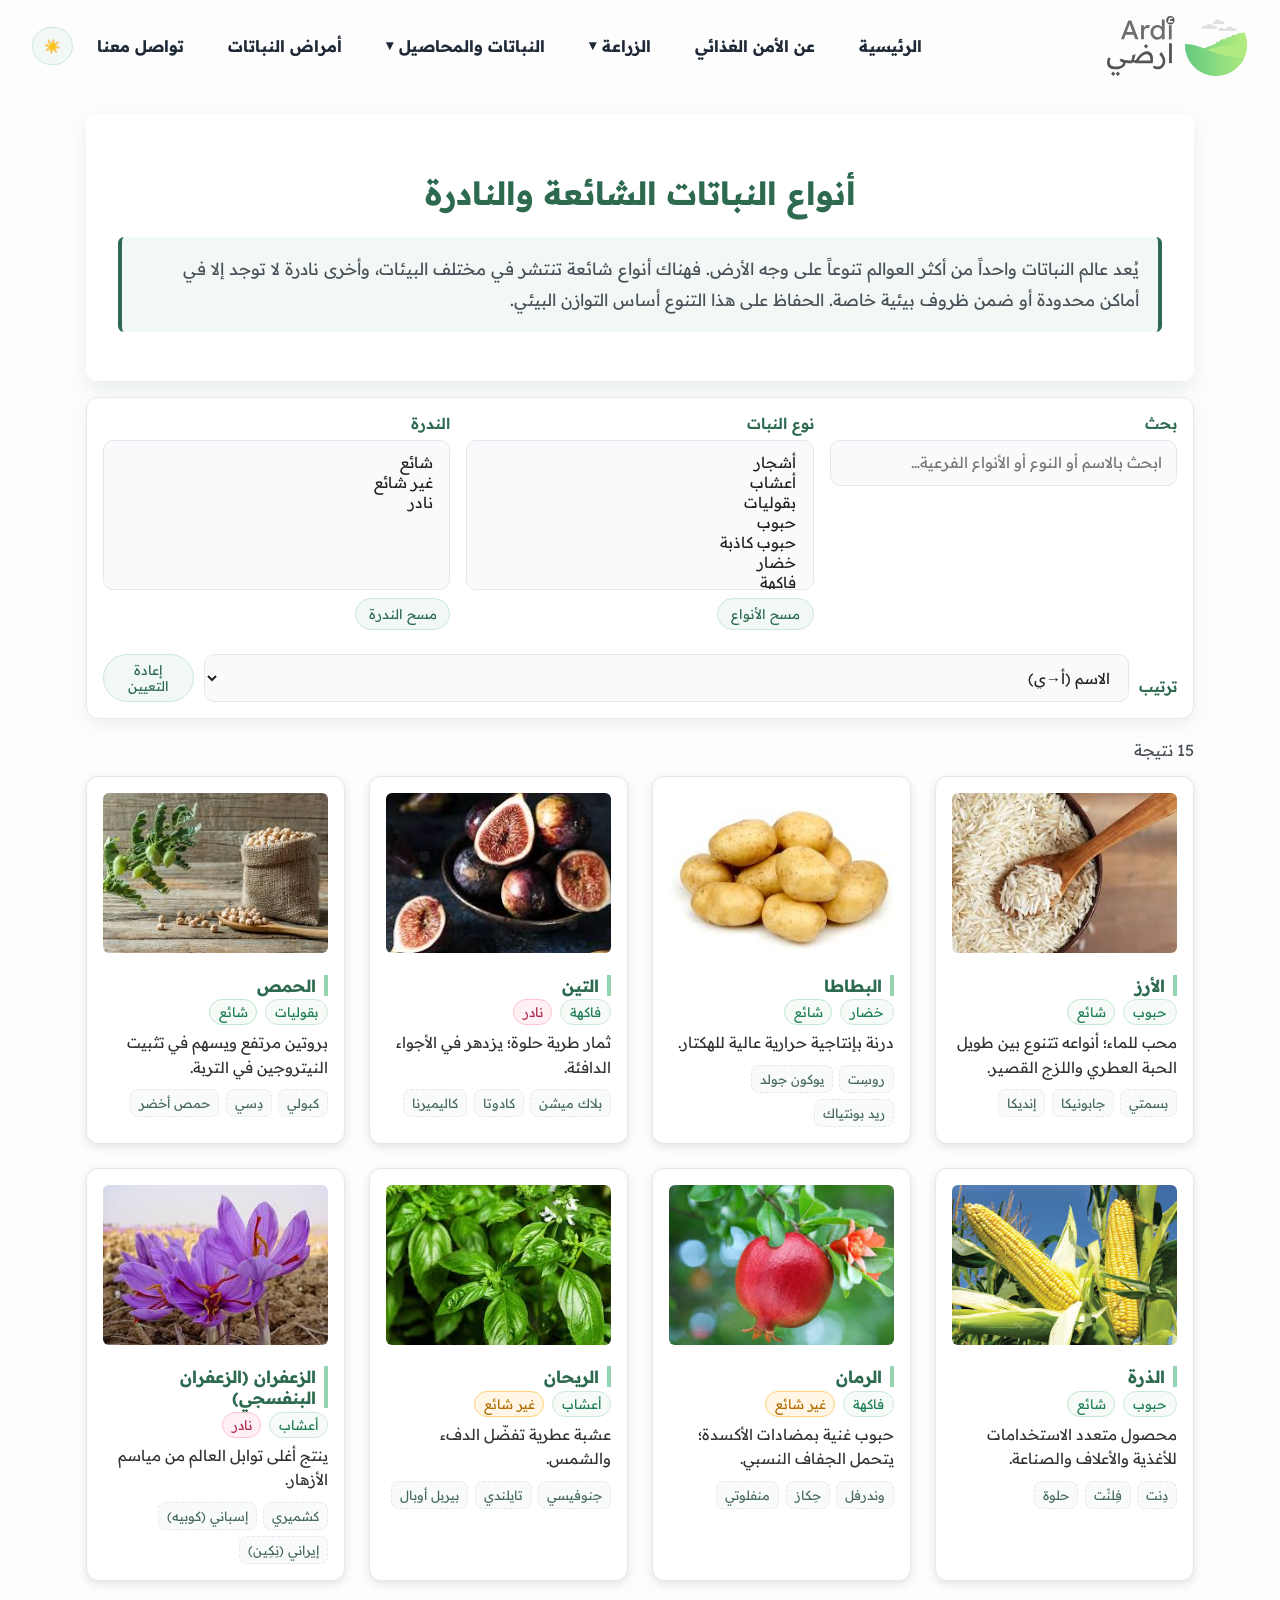
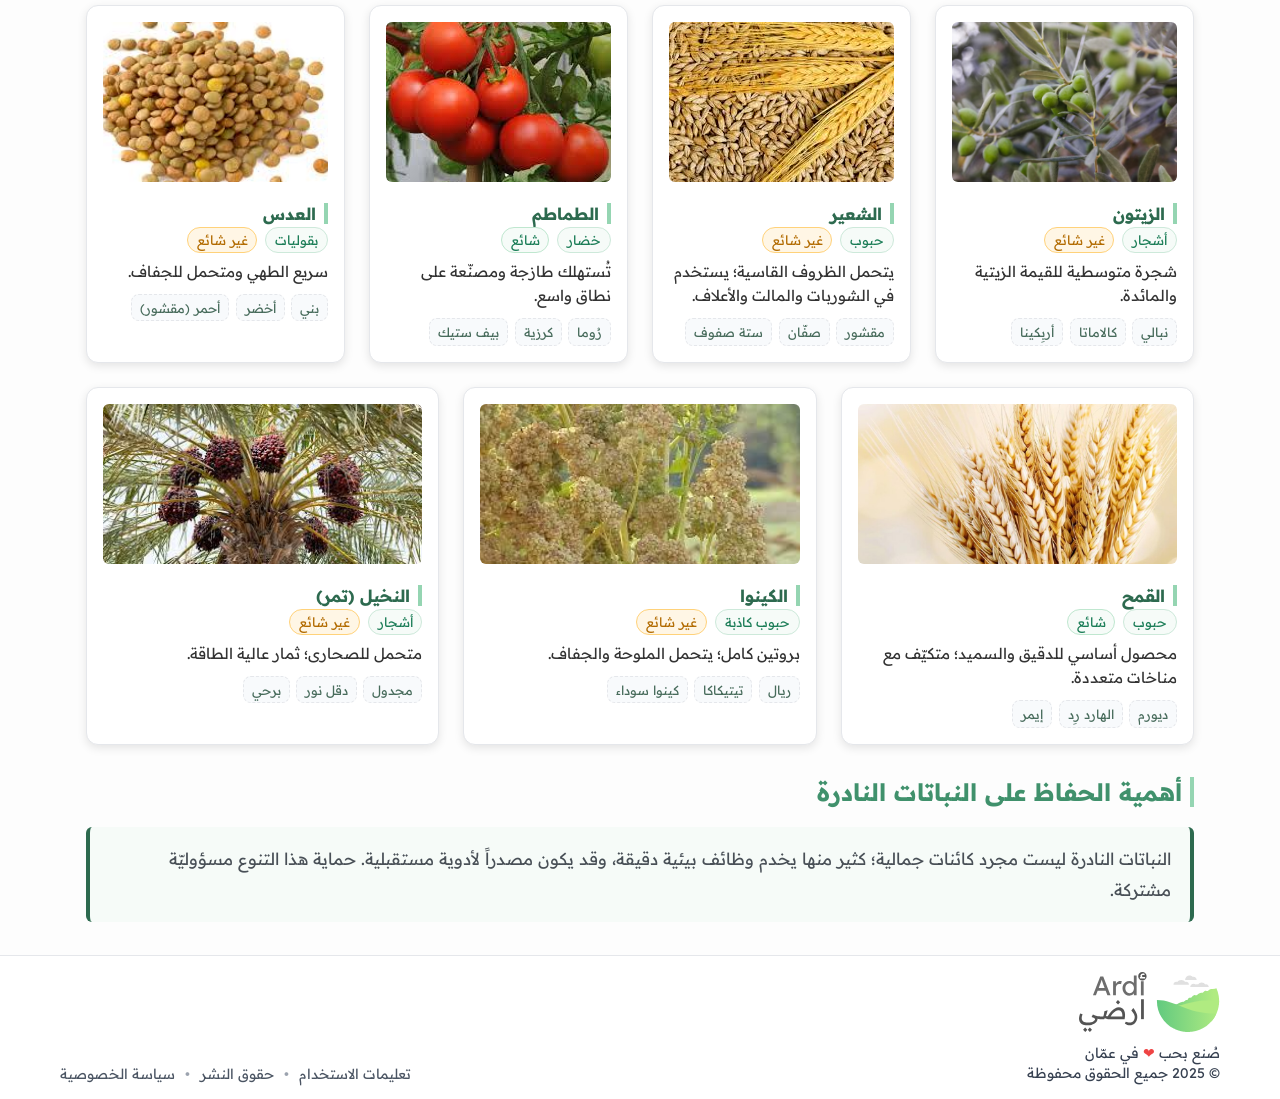
<file: pages/plants.html>
<!doctype html>
<html lang="ar" dir="rtl">
<head>
  <meta charset="utf-8">
  <meta name="viewport" content="width=device-width,initial-scale=1">
  <title>النباتات — أرضي</title>
<!-- fonts -->
  <link rel="preconnect" href="https://fonts.googleapis.com">
  <link rel="preconnect" href="https://fonts.gstatic.com" crossorigin>
  <link href="https://fonts.googleapis.com/css2?family=Readex+Pro:wght@160..700&display=swap" rel="stylesheet">

  <!-- ملف ستايل الموقع العام -->
  <link rel="stylesheet" href="../public/style.css">
  <!-- ستايل صفحة النباتات (إضافات على نفس روح الألوان) -->
  <link rel="stylesheet" href="../public/plants.css">
  <link rel="stylesheet" href="../public/theme.css">
  <!-- سكربتات الموقع العامة -->
  <script src="../public/javascripts.js" defer></script>
  <script src="../public/theme.js" defer></script>
  <!-- سكربت صفحة النباتات (بحث/تصفية/فرز) -->
  <script src="../public/plants.js" defer></script>

  <script>
    (function(){
      try{
        const saved = localStorage.getItem('theme');
        const prefersDark = window.matchMedia && window.matchMedia('(prefers-color-scheme: dark)').matches;
        const theme = saved || (prefersDark ? 'dark' : 'light');
        document.documentElement.setAttribute('data-theme', theme);
      }catch(e){}
    })();
  </script>
</head>
<body>
<div id="splash" class="splash-screen" aria-hidden="true">
  <img src="../public/images/logo.svg" alt="Ardi Logo">
</div>

<!-- ====== Header ====== -->
<header class="site-header container" role="banner">
  <div class="nav-surface">
    <a class="logo" href="../index.html" aria-label="الرئيسية">
      <img src="../public/images/logo.svg" alt="Ard أرضي">
    </a>

    <div class="main-menu">
      <nav class="navbar" aria-label="القائمة الرئيسية">
        <ul class="menu" role="menubar">
          <li><a href="../index.html">الرئيسية</a></li>
          <li><a href="aboutus.html">عن الأمن الغذائي</a></li>

          <li class="has-dropdown">
            <button class="nav-link dropdown-toggle" type="button" aria-haspopup="true" aria-expanded="false" data-dd-toggle>
              الزراعة <span class="caret" aria-hidden="true">▾</span>
            </button>
            <ul class="dropdown" role="menu">
              <li><a href="statistics.html">إحصاءات</a></li>
              <li><a href="irrigation.html">أنظمة الري</a></li>
              <li><a href="vertical-farming.html">الزراعة العمودية</a></li>
            </ul>
          </li>

          <li class="has-dropdown">
            <button class="nav-link dropdown-toggle" type="button" aria-haspopup="true" aria-expanded="false" data-dd-toggle>
              النباتات والمحاصيل <span class="caret" aria-hidden="true">▾</span>
            </button>
            <ul class="dropdown" role="menu">
              <li><a href="plants.html">النباتات</a></li>
              <li><a href="crops.html">المحاصيل</a></li>
            </ul>
          </li>

          <li><a href="desise.html">أمراض النباتات</a></li>
          <li><a href="contactus.html">تواصل معنا</a></li>
        </ul>
      </nav>

      <!-- زر تبديل الثيم -->
      <button class="theme-toggle" type="button" data-theme-toggle aria-pressed="false" title="تبديل النمط">
        <span class="icon-sun" aria-hidden="true">☀️</span>
        <span class="icon-moon" aria-hidden="true">🌙</span>
        <span class="sr-only">تبديل الوضع الفاتح/الداكن</span>
      </button>

      <button class="nav-toggle" aria-expanded="false" aria-controls="mobileNav" data-mobile-toggle>
        <span class="sr-only">فتح/إغلاق القائمة</span> ☰
      </button>
    </div>
  </div>
</header>

<!-- Scroll Progress Bar -->
<div id="scrollProgress" class="scroll-progress" aria-hidden="true">
  <div class="bar"></div>
</div>

<aside id="mobileNav" class="mobile-overlay" hidden aria-hidden="true">
  <div class="mobile-sheet" role="dialog" aria-modal="true">
    <div class="sheet-head">
      <img src="../public/images/logo.svg" alt="Ard أرضي">
      <div class="sheet-actions">
        <!-- زر ثيم داخل الدروار للموبايل -->
        <button class="theme-toggle sm" type="button" data-theme-toggle aria-pressed="false" title="تبديل النمط">🌗</button>
        <button class="sheet-close" aria-label="إغلاق" data-mobile-close>✕</button>
      </div>
    </div>

    <nav class="sheet-nav">
      <a href="../index.html" class="sheet-link">الرئيسية</a>
      <a href="aboutus.html" class="sheet-link">عن الأمن الغذائي</a>

      <button class="sheet-link sheet-accordion" data-acc>الزراعة <span class="acc-caret">▾</span></button>
      <div class="acc-panel" hidden>
        <a href="statistics.html" class="sheet-sublink">إحصاءات</a>
        <a href="irrigation.html" class="sheet-sublink">أنظمة الري</a>
        <a href="vertical-farming.html" class="sheet-sublink">الزراعة العمودية</a>
      </div>

      <button class="sheet-link sheet-accordion" data-acc>النباتات والمحاصيل <span class="acc-caret">▾</span></button>
      <div class="acc-panel" hidden>
        <a href="plants.html" class="sheet-sublink">النباتات</a>
        <a href="crops.html" class="sheet-sublink">المحاصيل</a>
      </div>

      <a href="desise.html" class="sheet-link">أمراض النباتات</a>
      <a href="contactus.html" class="sheet-link">تواصل معنا</a>
    </nav>

    <img class="sheet-decor" src="../public/images/logo.svg" alt="" aria-hidden="true">
  </div>
</aside>

<!-- ====== Main ====== -->
<main class="container plants">
  <!-- Hero -->
  <section class="hero">
    <h1>أنواع النباتات الشائعة والنادرة</h1>
    <p class="lead">
      يُعد عالم النباتات واحداً من أكثر العوالم تنوعاً على وجه الأرض. فهناك أنواع شائعة تنتشر في مختلف البيئات،
      وأخرى نادرة لا توجد إلا في أماكن محدودة أو ضمن ظروف بيئية خاصة. الحفاظ على هذا التنوع أساس التوازن البيئي.
    </p>
  </section>

  <!-- Controls (بحث/تصفية/فرز) -->
  <section class="plants-controls" aria-label="أدوات البحث والتصفية">
    <div class="control-top">
      <div class="control">
        <label for="q" class="label">بحث</label>
        <input id="q" type="search" placeholder="ابحث بالاسم أو النوع أو الأنواع الفرعية…" autocomplete="off">
      </div>

      <div class="control">
        <label for="typeFilter" class="label">نوع النبات</label>
        <select id="typeFilter" multiple size="5" aria-label="تصفية حسب النوع"></select>
        <button class="chip-btn" data-clear="type">مسح الأنواع</button>
      </div>

      <div class="control">
        <label for="rarityFilter" class="label">الندرة</label>
        <select id="rarityFilter" multiple size="3" aria-label="تصفية حسب الندرة"></select>
        <button class="chip-btn" data-clear="rarity">مسح الندرة</button>
      </div>
    </div>
    <div class="control sort-control">
      <label for="sortBy" class="label">ترتيب</label>
      <select id="sortBy" aria-label="ترتيب النتائج">
        <option value="name-asc">الاسم (أ→ي)</option>
        <option value="name-desc">الاسم (ي→أ)</option>
        <option value="rarity-asc">الندرة (شائع→نادر)</option>
        <option value="rarity-desc">الندرة (نادر→شائع)</option>
      </select>
      <button id="resetAll" class="reset-btn" title="إعادة التعيين">إعادة التعيين</button>
    </div>
  </section>

  <!-- شِبَاك الفلاتر الفعّالة -->
  <section id="activeChips" class="chips" aria-live="polite" aria-label="الفلاتر المفعلة"></section>

  <!-- شريط عدد النتائج -->
  <div class="results-bar" aria-live="polite">
    <span id="resultsCount">0</span> نتيجة
  </div>

  <!-- النتائج -->
  <section id="plantsGrid" class="cards-group" aria-label="نتائج النباتات"></section>

  <!-- قسم توعوي ثابت أسفل النتائج -->
  <section class="plants-info">
    <h2>أهمية الحفاظ على النباتات النادرة</h2>
    <p class="lead slim">
      النباتات النادرة ليست مجرد كائنات جمالية؛ كثير منها يخدم وظائف بيئية دقيقة، وقد يكون مصدراً لأدوية مستقبلية.
      حماية هذا التنوع مسؤوليّة مشتركة.
    </p>
  </section>
</main>

<!-- ====== Footer ====== -->
<footer class="site-footer" dir="rtl">
  <div class="footer-inner">
    <div class="footer-brand">
      <img src="../public/images/logo.svg" alt="Ardi Logo" class="footer-logo">
      <div class="brand-text">
        <div>صُنع بحب <span class="heart">❤</span> في عمّان</div>
        <div>© 2025 جميع الحقوق محفوظة</div>
      </div>
    </div>
    <nav class="footer-links" aria-label="روابط الفوتر">
      <a href="#">تعليمات الاستخدام</a>
      <span class="dot">•</span>
      <a href="#">حقوق النشر</a>
      <span class="dot">•</span>
      <a href="#">سياسة الخصوصية</a>
    </nav>
  </div>
</footer>

<!-- قالب بطاقة واحدة (يُستنسخ عبر JS) -->
<template id="plantCardTpl">
  <article class="card">
    <img class="card-img" alt="">
    <h3 class="card-title"></h3>
    <div class="card-meta">
      <span class="badge type"></span>
      <span class="badge rarity"></span>
    </div>
    <p class="card-desc"></p>
    <div class="card-types"></div>
  </article>
</template>

</body>
</html>
</file>
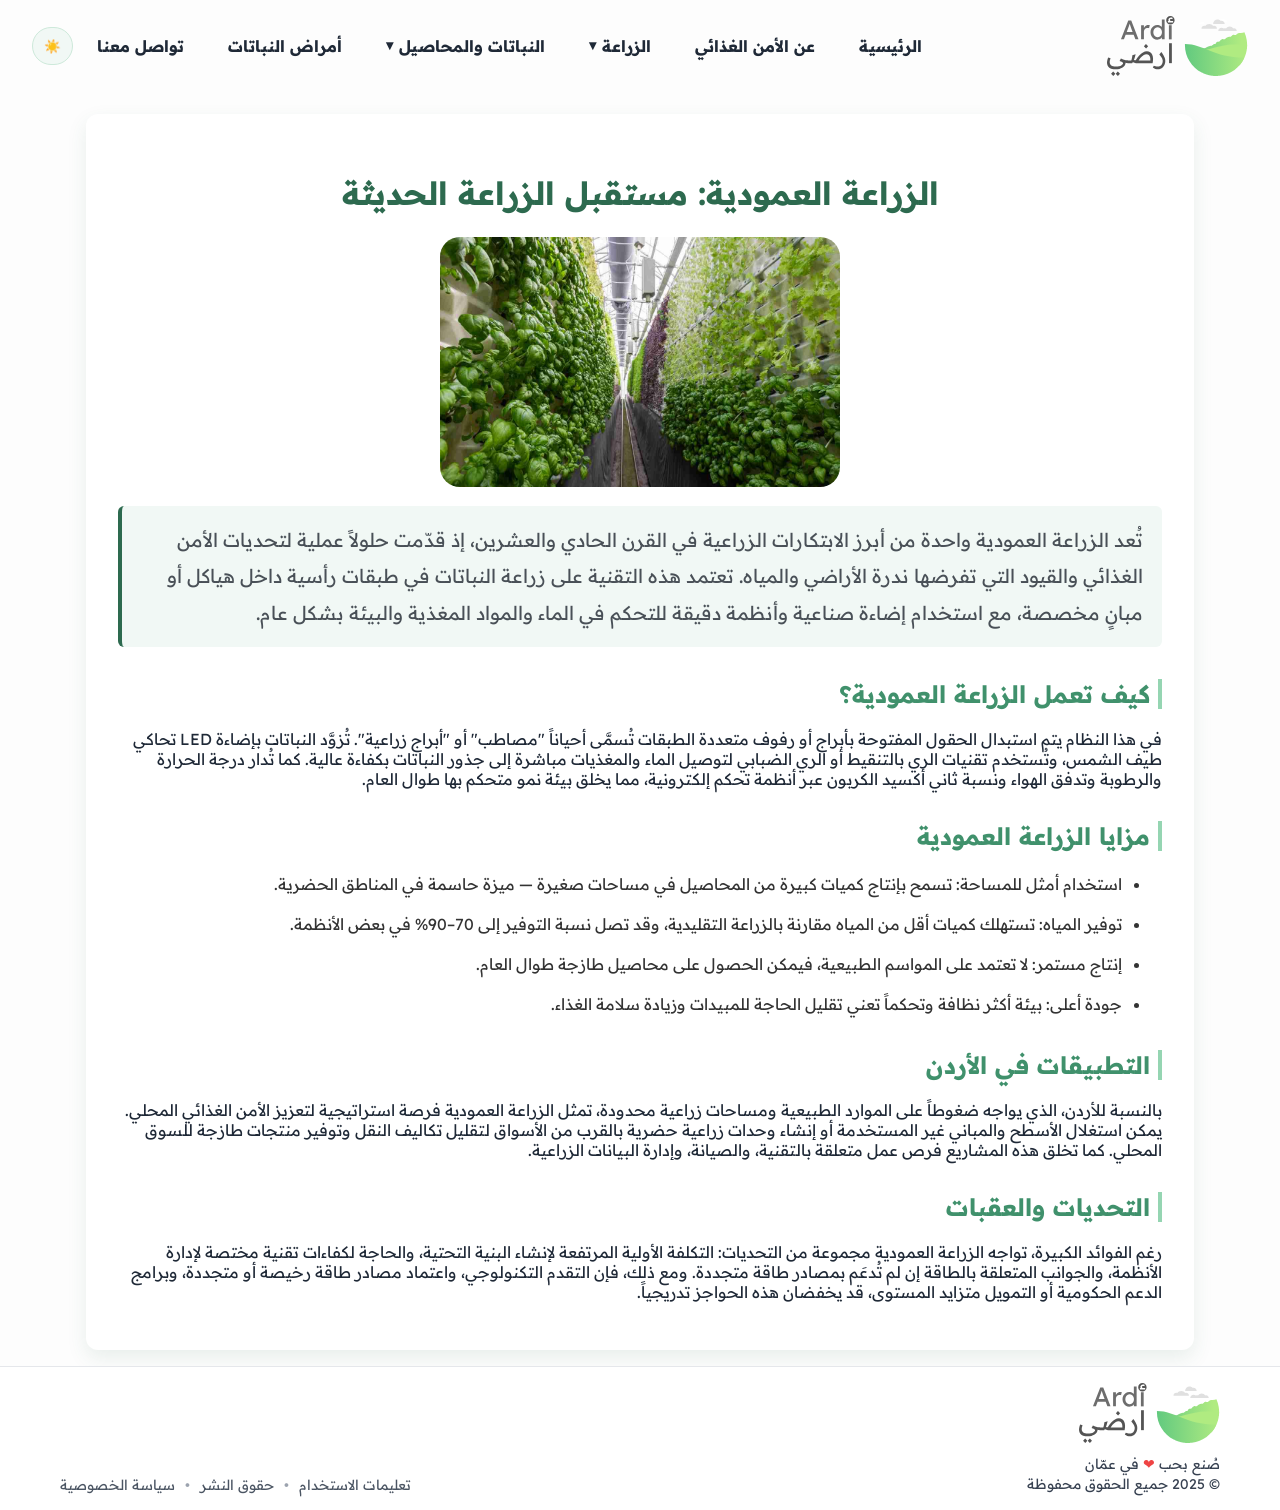
<file: pages/vertical-farming.html>
<!doctype html>
<html lang="ar" dir="rtl">
<head>
  <meta charset="utf-8">
  <meta name="viewport" content="width=device-width,initial-scale=1">
  <title>الزراعة العمودية — أرضي</title>
  <!-- fonts -->
  <link rel="preconnect" href="https://fonts.googleapis.com">
  <link rel="preconnect" href="https://fonts.gstatic.com" crossorigin>
  <link href="https://fonts.googleapis.com/css2?family=Readex+Pro:wght@160..700&display=swap" rel="stylesheet">

  <link rel="stylesheet" href="../public/style.css">
  <link rel="stylesheet" href="../public/theme.css">
  <script src="../public/javascripts.js" defer></script>
  <script src="../public/theme.js" defer></script>
  <script>
  (function(){
    try{
      const saved = localStorage.getItem('theme');
      const prefersDark = window.matchMedia && window.matchMedia('(prefers-color-scheme: dark)').matches;
      const theme = saved || (prefersDark ? 'dark' : 'light');
      document.documentElement.setAttribute('data-theme', theme);
    }catch(e){}
  })();
</script>
</head>
<body>
<div id="splash" class="splash-screen" aria-hidden="true">
  <img src="../public/images/logo.svg" alt="Ardi Logo">
</div>
<!-- ====== Header ====== -->
<header class="site-header container" role="banner">
  <div class="nav-surface">
    <a class="logo" href="../index.html" aria-label="الرئيسية">
      <img src="../public/images/logo.svg" alt="Ard أرضي">
    </a>

    <div class="main-menu">
      <nav class="navbar" aria-label="القائمة الرئيسية">
        <ul class="menu" role="menubar">
          <li><a href="../index.html">الرئيسية</a></li>
          <li><a href="aboutus.html">عن الأمن الغذائي</a></li>

          <li class="has-dropdown">
            <button class="nav-link dropdown-toggle" type="button" aria-haspopup="true" aria-expanded="false" data-dd-toggle>
              الزراعة <span class="caret" aria-hidden="true">▾</span>
            </button>
            <ul class="dropdown" role="menu">
              <li><a href="statistics.html">إحصاءات</a></li>
              <li><a href="irrigation.html">أنظمة الري</a></li>
              <li><a href="vertical-farming.html">الزراعة العمودية</a></li>
            </ul>
          </li>

          <li class="has-dropdown">
            <button class="nav-link dropdown-toggle" type="button" aria-haspopup="true" aria-expanded="false" data-dd-toggle>
              النباتات والمحاصيل <span class="caret" aria-hidden="true">▾</span>
            </button>
            <ul class="dropdown" role="menu">
              <li><a href="plants.html">النباتات</a></li>
              <li><a href="crops.html">المحاصيل</a></li>
            </ul>
          </li>

          <li><a href="desise.html">أمراض النباتات</a></li>
          <li><a href="contactus.html">تواصل معنا</a></li>
        </ul>
      </nav>

      <!-- زر تبديل الثيم -->
      <button class="theme-toggle" type="button" data-theme-toggle aria-pressed="false" title="تبديل النمط">
        <span class="icon-sun" aria-hidden="true">☀️</span>
        <span class="icon-moon" aria-hidden="true">🌙</span>
        <span class="sr-only">تبديل الوضع الفاتح/الداكن</span>
      </button>

      <button class="nav-toggle" aria-expanded="false" aria-controls="mobileNav" data-mobile-toggle>
        <span class="sr-only">فتح/إغلاق القائمة</span> ☰
      </button>
    </div>
  </div>
</header>

<!-- Scroll Progress Bar -->
<div id="scrollProgress" class="scroll-progress" aria-hidden="true">
  <div class="bar"></div>
</div>


<aside id="mobileNav" class="mobile-overlay" hidden aria-hidden="true">
  <div class="mobile-sheet" role="dialog" aria-modal="true">
    <div class="sheet-head">
      <img src="../public/images/logo.svg" alt="Ard أرضي">
      <div class="sheet-actions">
        <!-- زر ثيم داخل الدروار للموبايل -->
        <button class="theme-toggle sm" type="button" data-theme-toggle aria-pressed="false" title="تبديل النمط">🌗</button>
        <button class="sheet-close" aria-label="إغلاق" data-mobile-close>✕</button>
      </div>
    </div>

    <nav class="sheet-nav">
      <a href="../index.html" class="sheet-link">الرئيسية</a>
      <a href="aboutus.html" class="sheet-link">عن الأمن الغذائي</a>

      <button class="sheet-link sheet-accordion" data-acc>الزراعة <span class="acc-caret">▾</span></button>
      <div class="acc-panel" hidden>
        <a href="statistics.html" class="sheet-sublink">إحصاءات</a>
        <a href="irrigation.html" class="sheet-sublink">أنظمة الري</a>
        <a href="vertical-farming.html" class="sheet-sublink">الزراعة العمودية</a>
      </div>

      <button class="sheet-link sheet-accordion" data-acc>النباتات والمحاصيل <span class="acc-caret">▾</span></button>
      <div class="acc-panel" hidden>
        <a href="plants.html" class="sheet-sublink">النباتات</a>
        <a href="crops.html" class="sheet-sublink">المحاصيل</a>
      </div>

      <a href="desise.html" class="sheet-link">أمراض النباتات</a>
      <a href="contactus.html" class="sheet-link">تواصل معنا</a>
    </nav>

    <img class="sheet-decor" src="../public/images/logo.svg" alt="" aria-hidden="true">
  </div>
</aside>

<main class="container vertical-farming">
  <section class="hero">
    
    <h1>الزراعة العمودية: مستقبل الزراعة الحديثة</h1>
<img src="../public/images/../images/الزراعة العمودية.png" alt="الزراعة العمودية" width="400px" height="250px" style="border-radius: 20px;">

<p class="lead">تُعد الزراعة العمودية واحدة من أبرز الابتكارات الزراعية في القرن الحادي والعشرين، إذ قدّمت حلولاً عملية لتحديات الأمن الغذائي والقيود التي تفرضها ندرة الأراضي والمياه. تعتمد هذه التقنية على زراعة النباتات في طبقات رأسية داخل هياكل أو مبانٍ مخصصة، مع استخدام إضاءة صناعية وأنظمة دقيقة للتحكم في الماء والمواد المغذية والبيئة بشكل عام.</p>


<h2>كيف تعمل الزراعة العمودية؟</h2>
<p>في هذا النظام يتم استبدال الحقول المفتوحة بأبراج أو رفوف متعددة الطبقات تُسمَّى أحياناً "مصاطب" أو "أبراج زراعية". تُزوَّد النباتات بإضاءة LED تحاكي طيف الشمس، وتُستخدم تقنيات الري بالتنقيط أو الري الضبابي لتوصيل الماء والمغذيات مباشرة إلى جذور النباتات بكفاءة عالية. كما تُدار درجة الحرارة والرطوبة وتدفق الهواء ونسبة ثاني أكسيد الكربون عبر أنظمة تحكم إلكترونية، مما يخلق بيئة نمو متحكم بها طوال العام.</p>


<h2>مزايا الزراعة العمودية</h2>
<ul class="benefits-list">
<li>استخدام أمثل للمساحة: تسمح بإنتاج كميات كبيرة من المحاصيل في مساحات صغيرة — ميزة حاسمة في المناطق الحضرية.</li>
<li>توفير المياه: تستهلك كميات أقل من المياه مقارنة بالزراعة التقليدية، وقد تصل نسبة التوفير إلى 70–90% في بعض الأنظمة.</li>
<li>إنتاج مستمر: لا تعتمد على المواسم الطبيعية، فيمكن الحصول على محاصيل طازجة طوال العام.</li>
<li>جودة أعلى: بيئة أكثر نظافة وتحكماً تعني تقليل الحاجة للمبيدات وزيادة سلامة الغذاء.</li>
</ul>


<h2>التطبيقات في الأردن</h2>
<p>بالنسبة للأردن، الذي يواجه ضغوطاً على الموارد الطبيعية ومساحات زراعية محدودة، تمثل الزراعة العمودية فرصة استراتيجية لتعزيز الأمن الغذائي المحلي. يمكن استغلال الأسطح والمباني غير المستخدمة أو إنشاء وحدات زراعية حضرية بالقرب من الأسواق لتقليل تكاليف النقل وتوفير منتجات طازجة للسوق المحلي. كما تخلق هذه المشاريع فرص عمل متعلقة بالتقنية، والصيانة، وإدارة البيانات الزراعية.</p>


<h2>التحديات والعقبات</h2>
<p>رغم الفوائد الكبيرة، تواجه الزراعة العمودية مجموعة من التحديات: التكلفة الأولية المرتفعة لإنشاء البنية التحتية، والحاجة لكفاءات تقنية مختصة لإدارة الأنظمة، والجوانب المتعلقة بالطاقة إن لم تُدعَم بمصادر طاقة متجددة. ومع ذلك، فإن التقدم التكنولوجي، واعتماد مصادر طاقة رخيصة أو متجددة، وبرامج الدعم الحكومية أو التمويل متزايد المستوى، قد يخفضان هذه الحواجز تدريجياً.</p>

  </section>
</main>

<!-- partials/footer.html -->
<footer class="site-footer" dir="rtl">
  <div class="footer-inner">
    <!-- يمين: الشعار + النص -->
    <div class="footer-brand">
      <img src="../public/images/logo.svg" alt="Ardi Logo" class="footer-logo">
      <div class="brand-text">
        <div>صُنع بحب <span class="heart">❤</span> في عمّان</div>
        <div>© 2025 جميع الحقوق محفوظة</div>
      </div>
    </div>

    <!-- يسار: الروابط -->
    <nav class="footer-links" aria-label="روابط الفوتر">
      <a href="#">تعليمات الاستخدام</a>
      <span class="dot">•</span>
      <a href="#">حقوق النشر</a>
      <span class="dot">•</span>
      <a href="#">سياسة الخصوصية</a>
    </nav>
  </div>
</footer>

</body>
</html>
</file>
<file: public/style.css>
/* ==================== Base ==================== */
:root{
  --bg:#FDFDFD;          /* light page bg */
  --surface:#ffffff;
  --text:#111827;        /* slate-900 */
  --muted:#6b7280;       /* gray-500 */
  --border:#e5e7eb;      /* gray-200 */
  --brand:#00A07D;       /* from your SVG gradient */
  --brand-2:#B0EB81;     /* from your SVG gradient */
  --shadow:0 6px 20px rgba(17,24,39,.08);
}

*{ box-sizing:border-box; font-family: "Readex Pro", sans-serif; }
html,body{ margin:0; padding:0; font-family:system-ui,"Noto Naskh Arabic","Segoe UI",Tahoma,Arial,sans-serif; }
body{ background:var(--bg); color:var(--text); }
.container{ max-width:1140px; margin:0 auto; padding:1rem; }
a{ color:inherit; text-decoration:none }
a:hover{ text-decoration:underline }
.sr-only{ position:absolute; width:1px; height:1px; margin:-1px; overflow:hidden; clip:rect(0 0 0 0) }

/* ==================== Desktop Navbar ==================== */
.site-header{ direction:rtl; }
.site-header.container{ max-width: 1320px;}
.nav-surface{
  border-radius:14px;
  padding:0 1rem;
  display:flex; align-items:center; justify-content:space-between; gap:1rem;
}
.logo{ display:inline-flex; align-items:center }
.logo img{ height:60px; width:auto; }          /* Bigger logo */

.navbar{ display:flex; align-items:center }
.menu{ display:flex; gap:1.25rem; list-style:none; margin:0; padding:0 }
.menu a, .nav-link{
  display:inline-flex; align-items:center; gap:.35rem;
  padding:.55rem .75rem; border-radius:.65rem; font-weight:700; color:var(--text);
}
.menu a:hover, .nav-link:hover{ background:#f3f4f6 }
.menu a[aria-current="page"]{ background:#eaf7ee; color:#0b6a3b }

.caret{ font-size:.9rem; transform:translateY(-1px) }

/* Dropdown */
.has-dropdown{ position:relative }
.dropdown{
  list-style:none;                   /* NEW: no bullets */
  position:absolute;
  top:calc(100% + 10px);
  right:0;
  opacity:0; visibility:hidden; pointer-events:none;
  background:#fff; border:1px solid var(--border);
  border-radius:14px; box-shadow:var(--shadow);
  min-width:220px; padding:.55rem; transition:.18s ease; z-index:20;
}
.dropdown li{ list-style:none }      /* NEW: no bullets */
.has-dropdown.open .dropdown{
  opacity:1; visibility:visible; pointer-events:auto;
}
.dropdown a{
  display:block; padding:.6rem .95rem; border-radius:999px; color:var(--text);
}
.dropdown a:hover, .dropdown a:focus{
  background:linear-gradient(90deg,var(--brand),var(--brand-2)); color:#fff;
}

/* Hamburger (mobile only) */
.nav-toggle{
  display:none; border:1px solid var(--border); border-radius:.65rem;
  padding:.5rem .7rem; background:#fff; cursor:pointer;
}

/* ==================== Mobile Sheet ==================== */
.mobile-overlay[hidden]{ display:none !important; }  /* always hidden by default */
.mobile-overlay{
  position:fixed; inset:0; background:rgba(0,0,0,.28);
  z-index:50; display:grid; place-items:end center;
}
.mobile-sheet{
  width:clamp(300px, 92vw, 560px);
  background:var(--surface); border:1px solid var(--border);
  border-radius:18px; box-shadow:0 10px 24px rgba(17,24,39,.12);
  margin:1rem; padding:.8rem; position:relative; overflow:hidden;
  transform:translateY(10px); opacity:0; transition:.2s ease;
}
.mobile-overlay[aria-hidden="false"] .mobile-sheet{ transform:translateY(0); opacity:1 }

.sheet-head{ display:flex; align-items:center; justify-content:space-between; padding:.25rem .25rem .6rem }
.sheet-head img{ height:42px; width:auto }
.sheet-close{ border:none; background:#f3f4f6; border-radius:.6rem; padding:.36rem .56rem; cursor:pointer }

.sheet-nav{ display:flex; flex-direction:column; gap:.4rem; padding:.25rem }
.sheet-link{
  display:flex; justify-content:space-between; align-items:center;
  padding:.8rem .95rem; border-radius:12px; background:transparent; color:#111827;
}
.sheet-link:hover{ background:#f6f7f8; text-decoration:none }
.sheet-accordion{ border:none; background:transparent; font:inherit; cursor:pointer }
.acc-caret{ margin-inline-start:.6rem; transform:translateY(-1px) }
.acc-panel{ display:flex; flex-direction:column; gap:.25rem; padding:.25rem .4rem .6rem }
.sheet-sublink{
  display:block; padding:.58rem .86rem; margin:.1rem .2rem; border-radius:999px; color:#111827;
}
.sheet-sublink:hover{ background:linear-gradient(90deg,var(--brand),var(--brand-2)); color:#fff }

.sheet-decor{
  position:absolute; inset:auto -40px -30px auto; width:180px; opacity:.08; pointer-events:none; transform:scaleX(-1);
}

/* ==================== Responsive ==================== */
@media (max-width: 992px){
  .navbar{ display:none }
  .nav-toggle{ display:inline-block }
}
body.no-scroll{ overflow:hidden }

/* ==================== Page scaffold (optional) ==================== */
main{ padding-block:2rem 4rem }


.lead{ color:#374151; line-height:1.8 }



/* (اختياري) دعم sticky-footer إن كانت الصفحة قصيرة:
   طبّق هذه القواعد مرة واحدة في CSS العام لديك */
html, body { height: 100%; }
body.page-has-flex {
  display: flex;
  flex-direction: column;
  min-height: 100%;
}
main.page-content { flex: 1 0 auto; }
.site-footer { flex-shrink: 0; }



/* ====== Hero Section ====== */
.home-hero {
  display: flex;
  align-items: center;
  min-height: 300px;
}


.hero .lead {
  font-size: 1.1rem;
  color: #444;
  line-height: 1.7;
}

/* ====== Sections عامة ====== */


.section h2 {
  color: #2e7d32;
  margin-bottom: 1rem;
  font-size: 1.5rem;
}

/* ====== Food Security Section ====== */
.food-securityy .content {
  text-align: center;
  margin-top: 1rem;
}

.food-securityy img {
  max-width: 250px;
  border-radius: 12px;
  box-shadow: 0 2px 6px rgba(0,0,0,0.1);
}

/* ====== Cards Section ====== */
.categories {
  display: flex;
  justify-content: center;
  gap: 1.5rem;
  flex-wrap: wrap;
}

.card {
  background: #fff;
  border-radius: 12px;
  padding: 1.5rem;
  width: 220px;
  text-align: center;
  box-shadow: 0 3px 10px rgba(0,0,0,0.1);
  transition: transform 0.2s ease;
}

.card:hover {
  transform: translateY(-5px);
}

.card img {
  width: 80px;
  height: 80px;
  object-fit: contain;
  margin-bottom: 1rem;
}

.card h3 {
  font-size: 1.2rem;
  color: #2e7d32;
}

/* ====== Statistics Section ====== */
.stats-container {
  display: flex;
  justify-content: space-around;
  gap: 1rem;
}

.stat {
  background: #fff;
  border-radius: 12px;
  padding: 1.5rem;
  width: 180px;
  text-align: center;
  box-shadow: 0 3px 10px rgba(0,0,0,0.1);
}

.stat h3 {
  font-size: 2rem;
  color: #2e7d32;
  margin-bottom: 0.5rem;
}

.stat p {
  color: #555;
  font-size: 0.95rem;
}


/* ========== About Food Security Page ========== */
.food-securityy .hero {
  padding: 2rem;
  border-radius: 12px;
  background: #ffffff;
  box-shadow: 0 8px 20px rgba(45, 106, 79, 0.1);
}

/* العنوان الرئيسي */
.food-securityy h1 {
  font-size: 2rem;
  color: #2d6a4f;
  text-align: center;
  margin-bottom: 1.5rem;
  position: relative;
}


/* العناوين الثانوية */
.food-securityy h2,
.food-securityy h3 {
  color: #40916c;
  margin-top: 2rem;
  border-right: 4px solid #95d5b2;
  padding-right: 0.5rem;
}

/* الفقرة التمهيدية */
.food-securityy p.lead {
  font-size: 1.2rem;
  color: #495057;
  line-height: 1.9;
  background: #f1f8f5;
  padding: 1rem 1.2rem;
  border-left: 4px solid #2d6a4f;
  border-radius: 6px;
}

.food-securityy ol li,
.food-securityy ul li {
  margin-bottom: 0.8rem;
  line-height: 1.7;
  color: #333;
  position: relative;
  padding-right: 1.8rem;
}

/* ========== Agriculture Page ========== */
.agriculture .hero {
  padding: 2rem;
  border-radius: 12px;
  background: #ffffff;
  box-shadow: 0 8px 20px rgba(45, 106, 79, 0.1); /* نفس ظل الصفحة السابقة */
   /* نفس الخط الأخضر المميز */
}

/* العنوان الرئيسي */
.agriculture h1 {
  font-size: 2rem;
  color: #2d6a4f; /* نفس لون العنوان الرئيسي */
  text-align: center;
  margin-bottom: 1.5rem;
  position: relative;
}

/* العناوين الثانوية */
.agriculture h2,
.agriculture h3 {
  color: #40916c; /* نفس لون العناوين الفرعية */
  margin-top: 2rem;
  border-right: 4px solid #95d5b2; /* نفس الخط الجانبي */
  padding-right: 0.5rem;
}

/* الفقرة التمهيدية */
.agriculture p.lead {
  font-size: 1.2rem;
  color: #495057;
  line-height: 1.9;
  background: #f1f8f5;
  padding: 1rem 1.2rem;
  border-left: 4px solid #2d6a4f;
  border-radius: 6px;
}

/* الفقرات */
.agriculture p {
  font-size: 1.1rem;
  color: #495057; /* نفس لون النص */
  line-height: 1.8;
  margin-bottom: 1rem;
}

/* القوائم */
.agriculture ul.crop-list li {
  margin-bottom: 0.8rem;
  line-height: 1.7;
  position: relative;
  padding-right: 1.8rem;
}

/* ========== Irrigation Page ========== */
.irrigation .hero {
  padding: 2rem;
  border-radius: 12px;
  background: #ffffff;
  box-shadow: 0 8px 20px rgba(45, 106, 79, 0.1); /* نفس الظل */
   /* نفس الخط الأخضر */
}

/* العنوان الرئيسي */
.irrigation h1 {
  font-size: 2rem;
  color: #2d6a4f;
  text-align: center;
  margin-bottom: 1.5rem;
  position: relative;
}

/* العناوين الثانوية */
.irrigation h2,
.irrigation h3 {
  color: #40916c; /* نفس لون العناوين الفرعية */
  margin-top: 2rem;
  border-right: 4px solid #95d5b2;
  padding-right: 0.5rem;
}

/* الفقرة التمهيدية */
.irrigation p.lead {
  font-size: 1.2rem;
  color: #495057;
  line-height: 1.9;
  background: #f1f8f5;
  padding: 1rem 1.2rem;
  border-left: 4px solid #2d6a4f;
  border-radius: 6px;
}

/* الفقرات العادية */
.irrigation p {
  font-size: 1.1rem;
  color: #495057;
  line-height: 1.8;
  margin-bottom: 1rem;
}

/* القوائم */
.irrigation ol li,
.irrigation ul li {
  margin-bottom: 0.8rem;
  line-height: 1.7;
  position: relative;
  padding-right: 1.8rem;
}

.irrigation-img {
  width: 300px;
  height: 150px;
  max-width: 100%;
  border-radius: 12px;
} 

/* ========== Plants Page ========== */
.plants .hero {
  padding: 2rem;
  border-radius: 12px;
  background: #ffffff;
  box-shadow: 0 8px 20px rgba(45, 106, 79, 0.1);
   /* نفس اللون الأخضر */
}

/* العنوان الرئيسي */
.plants h1 {
  font-size: 2rem;
  color: #2d6a4f;
  text-align: center;
  margin-bottom: 1.5rem;
  position: relative;
}

/* العناوين الثانوية */
.plants h2,
.plants h3 {
  color: #40916c;
  margin-top: 2rem;
  border-right: 4px solid #95d5b2;
  padding-right: 0.5rem;
}

/* الفقرة التمهيدية */
.plants p.lead {
  font-size: 1.2rem;
  color: #495057;
  line-height: 1.9;
  background: #f1f8f5;
  padding: 1rem 1.2rem;
  border-left: 4px solid #2d6a4f;
  border-radius: 6px;
}

/* الكروت */
.cards-group {
  display: flex;
  flex-wrap: wrap;
  gap: 1.5rem;
  margin-top: 1rem;
}

.cards-group .card {
  flex: 1 1 calc(25% - 1.5rem); /* 4 كروت بجانب بعض */
  background: #f8fafc;
  border: 1px solid #e5e7eb;
  border-radius: 8px;
  padding: 1rem;
  text-align: center;
  transition: transform 0.3s, box-shadow 0.3s;
}

.cards-group .card img {
  max-width: 100%;
  border-radius: 6px;
  margin-bottom: 0.8rem;
}

.cards-group .card p {
  color: #333;
  line-height: 1.6;
  font-size: 0.95rem;
}

/* Hover effect */
.cards-group .card:hover {
  transform: translateY(-5px);
  box-shadow: 0 8px 18px rgba(45, 106, 79, 0.15);
}

/* Media Query للشاشات الصغيرة (موبايل) */
@media (max-width: 768px) {
  .cards-group .card {
    flex: 1 1 calc(50% - 1rem); /* 2 كرت جنب بعض */
  }
}

@media (max-width: 480px) {
  .cards-group .card {
    flex: 1 1 100%; /* كرت واحد لكل صف */
  }
}

/* ========== Vertical Farming Page ========== */
.vertical-farming .hero {
  padding: 2rem;
  border-radius: 12px;
  background: #ffffff;
  box-shadow: 0 8px 20px rgba(45, 106, 79, 0.1);
   /* نفس اللون الأخضر */
}

/* العنوان الرئيسي */
.vertical-farming h1 {
  font-size: 2rem;
  color: #2d6a4f;
  text-align: center;
  margin-bottom: 1.5rem;
  position: relative;
}

/* العناوين الثانوية */
.vertical-farming h2,
.vertical-farming h3 {
  color: #40916c;
  margin-top: 2rem;
  border-right: 4px solid #95d5b2;
  padding-right: 0.5rem;
}

/* الفقرة التمهيدية */
.vertical-farming p.lead {
  font-size: 1.2rem;
  color: #495057;
  line-height: 1.9;
  background: #f1f8f5;
  padding: 1rem 1.2rem;
  border-left: 4px solid #2d6a4f;
  border-radius: 6px;
}

/* الصور داخل المحتوى */
.vertical-farming img {
  max-width: 100%;
  border-radius: 12px;
  display: block;
  margin: 1rem auto;
}

/* القوائم */
.vertical-farming ul.benefits-list {
  list-style-type: disc;
  padding-left: 1.5rem;
  color: #333;
}

.vertical-farming ul.benefits-list li {
  margin-bottom: 0.8rem;
  line-height: 1.7;
}

/* استجابة للشاشات الصغيرة */
@media (max-width: 768px) {
  .vertical-farming h1 {
    font-size: 1.7rem;
  }
  .vertical-farming p.lead {
    font-size: 1.1rem;
  }
}

/* ========== Plant Diseases Page ========== */
.desise .hero {
  padding: 2rem;
  border-radius: 12px;
  background: #ffffff;
  box-shadow: 0 8px 20px rgba(45, 106, 79, 0.1);
   /* نفس اللون الأخضر */
}

/* العنوان الرئيسي */
.desise h1 {
  font-size: 2rem;
  color: #2d6a4f;
  text-align: center;
  margin-bottom: 1.5rem;
  position: relative;
}

/* العناوين الثانوية */
.desise h2,
.desise h3 {
  color: #40916c;
  margin-top: 2rem;
  border-right: 4px solid #95d5b2;
  padding-right: 0.5rem;
}

/* الفقرة التمهيدية */
.desise p.lead {
  font-size: 1.2rem;
  color: #495057;
  line-height: 1.9;
  background: #f1f8f5;
  padding: 1rem 1.2rem;
  border-left: 4px solid #2d6a4f;
  border-radius: 6px;
}

/* الكروت */
.cards-group {
  display: flex;
  flex-wrap: wrap;
  gap: 1.5rem;
  margin-top: 1rem;
}

.cards-group .card {
  flex: 1 1 calc(25% - 1.5rem); /* 4 كروت بجانب بعض */
  background: #f8fafc;
  border: 1px solid #e5e7eb;
  border-radius: 8px;
  padding: 1rem;
  text-align: center;
  transition: transform 0.3s, box-shadow 0.3s;
}

.cards-group .card img {
  max-width: 100%;
  border-radius: 6px;
  margin-bottom: 0.8rem;
}

.cards-group .card p {
  color: #333;
  line-height: 1.6;
  font-size: 0.95rem;
}

/* Hover effect */
.cards-group .card:hover {
  transform: translateY(-5px);
  box-shadow: 0 8px 18px rgba(45, 106, 79, 0.15);
}

/* Media Query للشاشات الصغيرة (موبايل) */
@media (max-width: 768px) {
  .cards-group .card {
    flex: 1 1 calc(50% - 1rem); /* 2 كرت جنب بعض */
  }
}

@media (max-width: 480px) {
  .cards-group .card {
    flex: 1 1 100%; /* كرت واحد لكل صف */
  }
}

/* ===== Scroll Progress ===== */
.scroll-progress{
  position: sticky;
  top: 0;
  z-index: 60;
  height: 6px;
  background: transparent;
  margin: 0;
  border-radius: 999px;
  overflow: hidden;
  outline-offset: -1px;
}
:root[data-theme="dark"] .scroll-progress{
  outline-color: rgba(255,255,255,.08);
}
.scroll-progress .bar{
  width: calc(var(--scroll, 0) * 1%);
  height: 100%;
  background: linear-gradient(90deg, var(--brand), var(--brand-2));
  transition: width .08s linear;
}

/* ===== Scroll Label (يسار الصفحة) ===== */
.scroll-label{
  position: fixed;
  top: 8px;         /* مسافة من أعلى */
  left: 12px;       /* يسار الشاشة */
  z-index: 70;
  font-size: .85rem;
  font-weight: 700;
  color: var(--brand);
  background: var(--surface);
  padding: 2px 6px;
  border-radius: 6px;
  box-shadow: 0 1px 4px rgba(0,0,0,.1);
}
:root[data-theme="dark"] .scroll-label{
  color: var(--brand-2);
  background: #111827;
}


/* Footer Styles */
.site-footer {
  background: #ffffff;
  border-top: 1px solid #e5e7eb; /* رمادي فاتح */
  color: #374151;                /* رمادي غامق مريح */
  font-family: "Tajawal", Arial, sans-serif;
}

.site-footer .footer-inner {
  max-width: 1200px;            /* نفس عرض الهيدر/المحتوى */
  margin: 0 auto;
  padding: 16px 20px;
  display: flex;
  align-items: flex-end;
  justify-content: space-between;
  gap: 24px;
  flex-wrap: wrap;              /* يلتف في الشاشات الصغيرة */
}

.footer-brand {
  display: flex;
  align-items: flex-start;
  gap: 12px;
  min-width: 260px;
  flex-direction: column;
}

.footer-logo {
  height: 60px;                 /* أكبر وواضح */
  width: auto;
  display: block;
}

.brand-text {
  line-height: 1.4;
  font-size: 14px;
}

.brand-text .heart { color: #ef4444; } /* أحمر هادئ للقلب */

.footer-links {
  display: flex;
  align-items: center;
  flex-wrap: wrap;
  gap: 10px;
  font-size: 14px;
}

.footer-links a {
  color: #4b5563;               /* رمادي متوسط */
  text-decoration: none;
  transition: color .2s ease;
}

.footer-links a:hover { color: #2e7d32; } /* أخضر متناسق مع الشعار */
.footer-links .dot { color: #9ca3af; }    /* فاصل نقطي لطيف */

/* موبايل */
@media (max-width: 640px) {
  .site-footer .footer-inner {
    flex-direction: column;
    align-items: stretch;
    gap: 14px;
  }
  .footer-links {
    justify-content: flex-start; /* RTL: يبدأ من اليمين */
  }
}


.main-menu{
  display: flex;
}

.has-dropdown .nav-link{
  border: none;
  background: transparent;
  cursor: pointer;
}
.has-dropdown.open .nav-link{
  background: #f3f4f6;
}
.menu a, .nav-link{
  font-size: 1rem;
}
.menu a:hover, .nav-link:hover{
  text-decoration: none;
}


.title{
  font-size: 2rem;
  display: flex;
  align-items: center;
  gap: 16px;
  color: #545454;
  font-weight: 600;
}
.title::before{
  content: '';
  display: block;
  height: 75px;
  width: 16px;
  border-radius: 12.5px;
  background-color: #52C37F;
}
.section{
  padding: 60px 0;
}
.hero-img{
  max-width: 604px;
  width: 100%;
}
.food-security{
  background-color: #52C37F;
  color: #fff;
}

.white-title{
  font-size: 2rem;
  display: flex;
  flex-direction: column;
  align-items: flex-start;
  gap: 16px;
  color: #fff!important;
  font-weight: 600;
}
.white-title::before{
  content: '';
  display: block;
  height: 16px;
  width: 75px;
  border-radius: 12.5px;
  background-color: #fff;
}
.food-security .food-security-container{
  display: flex;
  align-items: center;
  justify-content: space-between;
  gap: 32px;
}
.food-security-img{
  max-width: 345px;
  width: 100%;
}
.food-security-container .content .lead{
  color: #fff;
}

@media (max-width: 992px) {
  .home-hero,
  .food-security .food-security-container,
  .statistics-container{
    flex-direction: column;
    padding-inline: 32px;
  }
}

.categories .item img{
  max-width: 337px;
  width: 100%;
  height: 396px;
  object-fit: cover;
  border-radius: 50px;
  position: relative;
}
.categories .item h3{
   display: flex;
  flex-direction: column;
  align-items: flex-start;
  gap: 16px;
  margin: 0;
  padding-inline-start: 50px;
  position: relative;
  top: -13px;
}
.categories .item h3::before{
  content: '';
  display: block;
  height: 16px;
  width: 75px;
  border-radius: 12.5px;
  background-color: #52C37F;
}

.statistics{
  background-color: #545454;
}
.statistics .statistics-container{
  display: flex;
  align-items: center;
  justify-content: space-between;
}

.white{color: #fff!important;}

.splash-screen{
  position: fixed;
  inset: 0;
  background-color: #fff;
  display: flex;
  align-items: center;
  justify-content: center;
  z-index: 100;
}
.splash-screen img{
  animation: splash-pulse 1.2s cubic-bezier(.66,0,0,1) infinite;
}
.splash-fadeout{
  animation: splash-fadeout 0.5s ease forwards;
}
@keyframes splash-fadeout {
  to { opacity: 0; visibility: hidden; }
}
@keyframes splash-pulse {
  0%   { transform: scale(1); opacity: 1; }
  50%  { transform: scale(1.12); opacity: 0.7; }
  100% { transform: scale(1); opacity: 1; }
}

.contact-form{
  max-width: 600px;
  margin: 0 auto;
}

.contact-form .form-group {
  display: flex;
  flex-direction: column;
  margin-bottom: 16px;
}
.contact-form label {
  margin-bottom: 8px;
  font-weight: 600;
  color: #333;
}
.contact-form input,
.contact-form textarea {
  padding: 10px;
  border: 1px solid #ccc;
  border-radius: 8px;
  font-size: 1rem;
  font-family: inherit;
}
.contact-form input:focus,
.contact-form textarea:focus {
  border-color: #52C37F;
  outline: none;
  box-shadow: 0 0 0 3px rgba(82, 195, 127, 0.3);
}
.contact-form button {
  background-color: #52C37F;
  color: #fff;
  border: none;
  padding: 12px 20px;
  border-radius: 8px;
  font-size: 1rem;
  cursor: pointer;
  transition: background-color 0.3s ease;
}
</file>
<file: public/theme.css>
/* أساس: المتغيرات العامة */
:root{
  /* خلفيات ونصوص أساسية */
  --bg-body: #FDFDFD;
  --bg-surface: #ffffff;
  --text: #1f2937;
  --text-muted: #495057;

  /* حدود وظلال */
  --border: #e5e7eb;
  --shadow: 0 8px 20px rgba(45,106,79,0.10);

  /* ألوان العلامة (الأخضر) */
  --brand-900: #1b7d57;
  --brand-700: #2d6a4f;
  --brand-600: #40916c;
  --brand-300: #95d5b2;
  --brand-100: #e8f5ee;

  /* بطاقات/رقائق/بادجات */
  --chip-bg: #f1f8f5;
  --chip-border: #cde9da;
  --badge-bg: #f6fbf8;
  --badge-border: #cde9da;

  /* تدرّجات الندرة */
  --rarity-common-fg: #1b7d57;
  --rarity-common-border: #bfe7cf;
  --rarity-uncommon-fg: #b26b00;
  --rarity-uncommon-border: #ffd27a;
  --rarity-uncommon-bg: #fff6e5;
  --rarity-rare-fg: #b02a54;
  --rarity-rare-border: #ffc3d1;
  --rarity-rare-bg: #fff0f4;

  /* مدخلات */
  --input-bg: #f8fafc;
  --input-border: #e5e7eb;

  /* صور البطاقات */
  --card-img-bg: #f8fafc;

  /* عناصر الهيدر/الفوتر */
  --nav-surface-bg: var(--bg-surface);
  --footer-bg: var(--bg-surface);
}

/* الوضع الداكن */
:root[data-theme="dark"]{
  --bg-body: #0e1215;
  --bg-surface: #12171b;
  --text: #e5eef5;
  --text-muted: #b7c4cf;

  --border: #25313b;
  --shadow: 0 10px 22px rgba(0,0,0,0.35);

  --brand-900: #53e0b1;
  --brand-700: #3fd09f;
  --brand-600: #40c69a;
  --brand-300: #2b8a6e;
  --brand-100: #0f1b16;

  --chip-bg: #12231b;
  --chip-border: #1f3a2d;
  --badge-bg: #13261e;
  --badge-border: #1f3a2d;

  --rarity-common-fg: #5fd0a4;
  --rarity-common-border: #285c49;
  --rarity-uncommon-fg: #ffce73;
  --rarity-uncommon-border: #6d5220;
  --rarity-uncommon-bg: #2b220f;
  --rarity-rare-fg: #ff7aa4;
  --rarity-rare-border: #5c293a;
  --rarity-rare-bg: #2b0f18;

  --input-bg: #0f151a;
  --input-border: #26323d;

  --card-img-bg: #0f151a;

  --nav-surface-bg: #0f1418;
  --footer-bg: #0f1418;
}

/* تطبيق المتغيرات على العناصر الأساسية */
html, body{
  background: var(--bg-body);
  color: var(--text);
}

.site-footer{
  background: var(--footer-bg);
  border-top: 1px solid var(--border);
}

/* عناصر عامة */
input[type="search"], select{
  background: var(--input-bg);
  border-color: var(--input-border);
  color: var(--text);
}

/* زر تبديل الثيم */
.theme-toggle{
  margin-inline-start: .75rem;
  background: var(--chip-bg);
  border: 1px solid var(--chip-border);
  color: var(--brand-700);
  padding: .5rem .7rem;
  border-radius: 999px;
  cursor: pointer;
  transition: transform .2s ease, box-shadow .2s ease, background .2s;
}
.theme-toggle:hover{ transform: translateY(-1px); box-shadow: var(--shadow); }
.theme-toggle.sm{ padding: .35rem .55rem; }
.theme-toggle .icon-sun{ display: inline; }
.theme-toggle .icon-moon{ display: none; }
:root[data-theme="dark"] .theme-toggle .icon-sun{ display: none; }
:root[data-theme="dark"] .theme-toggle .icon-moon{ display: inline; }
</file>
<file: public/plants.css>
/* ======= Plants – Controls & Grid (RTL/Green theme) ======= */
.plants .hero {
  padding: 2rem;
  border-radius: 12px;
  background: #ffffff;
  box-shadow: 0 8px 20px rgba(45, 106, 79, 0.1);
}

/* نفس ستايل عناوينك */
.plants h1 { font-size: 2rem; color: #2d6a4f; text-align: center; margin-bottom: 1.5rem; position: relative; }
.plants h2, .plants h3 { color: #40916c; margin-top: 2rem; border-right: 4px solid #95d5b2; padding-right: .5rem; }
.plants p.lead { font-size: 1.05rem; color: #495057; line-height: 1.9; background: #f1f8f5; padding: 1rem 1.2rem; border-right: 4px solid #2d6a4f; border-radius: 6px; }
.plants p.lead.slim { margin-top: .5rem; background: #f6fbf8; }

/* شريط أدوات البحث */
.plants-controls{
  margin-top: 1rem;
  padding: 1rem;
  background: #ffffff;
  border: 1px solid #e5e7eb;
  border-radius: 12px;
  box-shadow: 0 6px 16px rgba(45,106,79,0.08);
  display: flex;
  flex-direction: column;
  gap: 1rem;
}
.plants-controls .control-top{
  display: grid;
  grid-template-columns: 1fr 1fr 1fr;
  gap: 1rem;
}
@media (max-width: 992px){ .plants-controls{ grid-template-columns: 1fr 1fr; } }
@media (max-width: 560px){ .plants-controls{ grid-template-columns: 1fr; } }

.plants-controls .label{
  display:block; font-size:.95rem; color:#2d6a4f; margin-bottom:.4rem; font-weight:600;
}
.plants-controls input[type="search"],
.plants-controls select{
  width:100%;
  background:#f8fafc;
  border:1px solid #e5e7eb;
  border-radius:10px;
  padding:.8rem .9rem;
  font-size:.95rem;
  color:#222;
  outline:none;
}
.plants-controls select[multiple]{ min-height: 150px; }
.plants-controls .chip-btn,
.plants-controls .reset-btn{
  margin-top:.5rem;
  background:#f1f8f5;
  color:#2d6a4f;
  border:1px solid #cde9da;
  border-radius:999px;
  padding:.45rem .8rem;
  cursor:pointer;
  transition: transform .2s, box-shadow .2s, background .2s;
}
.plants-controls .chip-btn:hover,
.plants-controls .reset-btn:hover{
  background:#e8f5ee; box-shadow:0 6px 12px rgba(64,145,108,.12); transform: translateY(-1px);
}
.plants-controls .sort-control{ display:flex; align-items:end; gap:.6rem; }

.chips{
  display:flex; flex-wrap:wrap; gap:.6rem; margin: .9rem 0 .2rem;
}
.chip{
  display:inline-flex; align-items:center; gap:.5rem; padding:.45rem .75rem;
  background:#f1f8f5; border:1px solid #cde9da; color:#2d6a4f; border-radius:999px; font-size:.9rem;
}
.chip button{ all:unset; cursor:pointer; color:#1b7d57; font-weight:700; }

.results-bar{ color:#495057; margin:.4rem 0 1rem; }

/* شبكة البطاقات (مناسبة لستايلك الحالي) */
.cards-group{
  display:flex; flex-wrap:wrap; gap:1.5rem; margin-top: 1rem;
}
.cards-group .card{
  flex:1 1 calc(25% - 1.5rem);
  background:#ffffff;
  border:1px solid #e5e7eb;
  border-radius:12px;
  padding:1rem;
  text-align:center;
  transition: transform .2s, box-shadow .25s, border-color .2s;
}
.cards-group .card:hover{
  transform:translateY(-4px);
  box-shadow: 0 10px 22px rgba(45,106,79,.12);
  border-color:#cde9da;
}
.cards-group .card-img{
  width:100%; height:160px; object-fit:cover; border-radius:10px; margin-bottom:.75rem; background:#f8fafc;
}
.cards-group .card-title{ margin:.3rem 0 .2rem; font-size:1.05rem; color:#2d6a4f;text-align: start; }
.cards-group .card-desc{ color:#333; line-height:1.6; font-size:.95rem; margin:.4rem 0 .6rem;text-align: start; }

.card-meta{ display:flex; gap:.5rem; justify-content:flex-start; margin-bottom:.4rem; flex-wrap:wrap; }
.badge{
  display:inline-block; padding:.25rem .55rem; border-radius:999px; font-size:.82rem; border:1px solid #cde9da; color:#1b7d57; background:#f6fbf8;
}
.badge.rarity[data-rarity="شائع"]{ color:#1b7d57; border-color:#bfe7cf; }
.badge.rarity[data-rarity="غير شائع"]{ color:#b26b00; border-color:#ffd27a; background:#fff6e5; }
.badge.rarity[data-rarity="نادر"]{ color:#b02a54; border-color:#ffc3d1; background:#fff0f4; }

.card-types{ display:flex; flex-wrap:wrap; gap:.4rem; justify-content:flex-start; }
.card-types .type-pill{
  padding:.3rem .5rem; font-size:.8rem; border-radius:8px; background:#f8fafc; border:1px dashed #e5e7eb; color:#476b5b;
}

/* رسبونسف */
@media (max-width: 992px){ .cards-group .card{ flex:1 1 calc(50% - 1rem); } }
@media (max-width: 560px){ .cards-group .card{ flex:1 1 100%; } }
</file>
